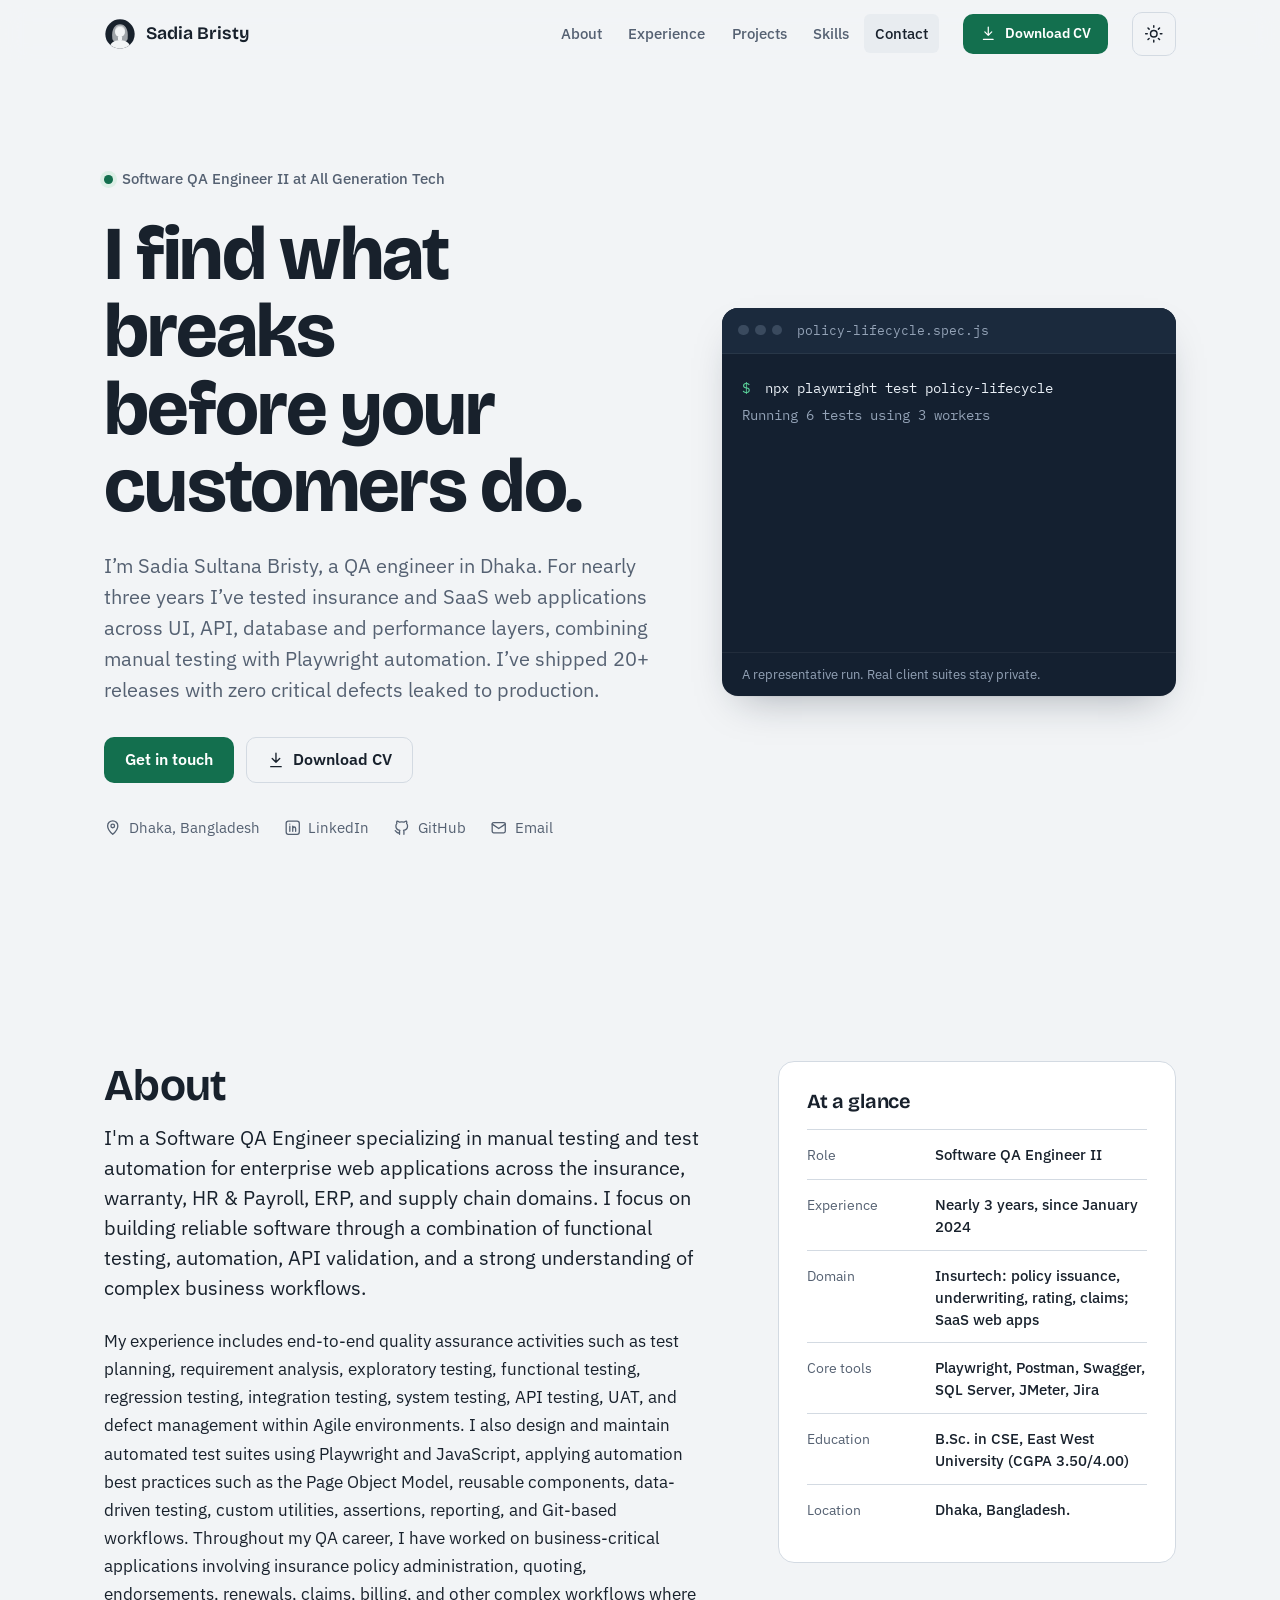
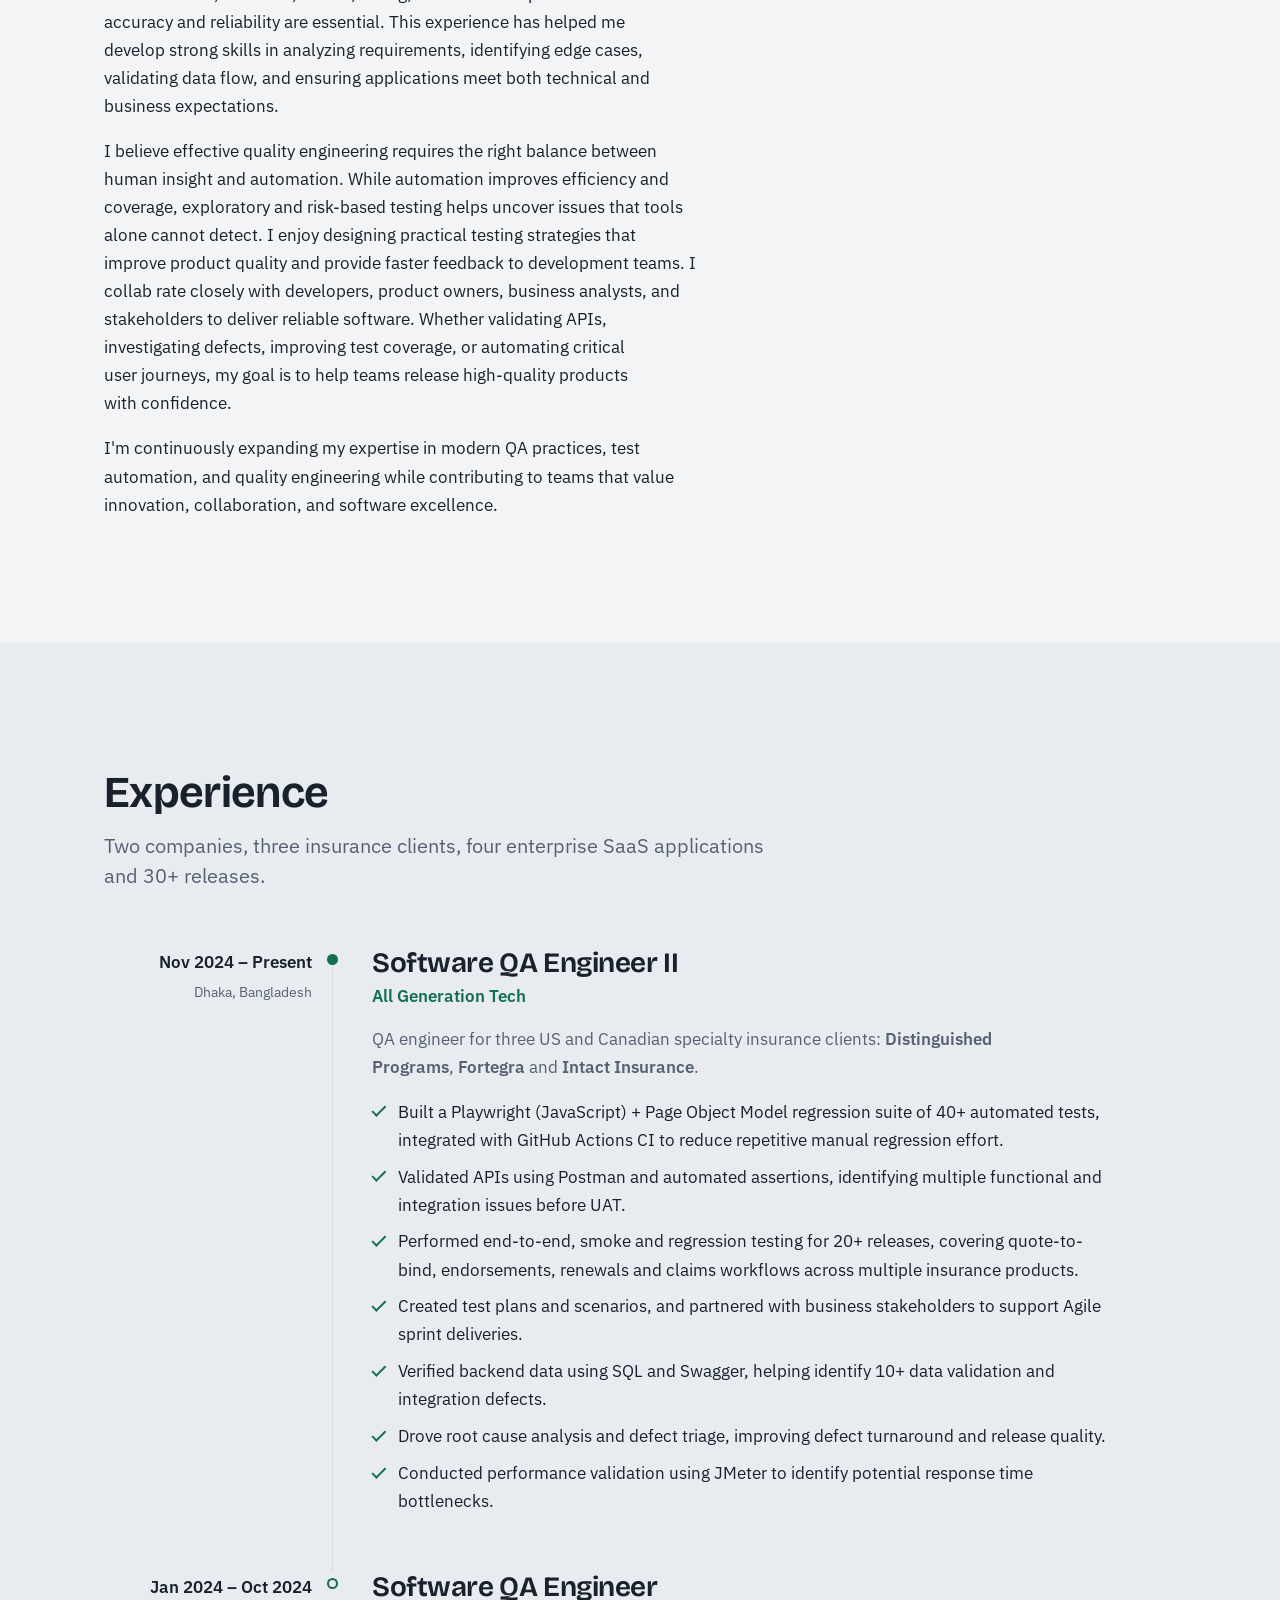
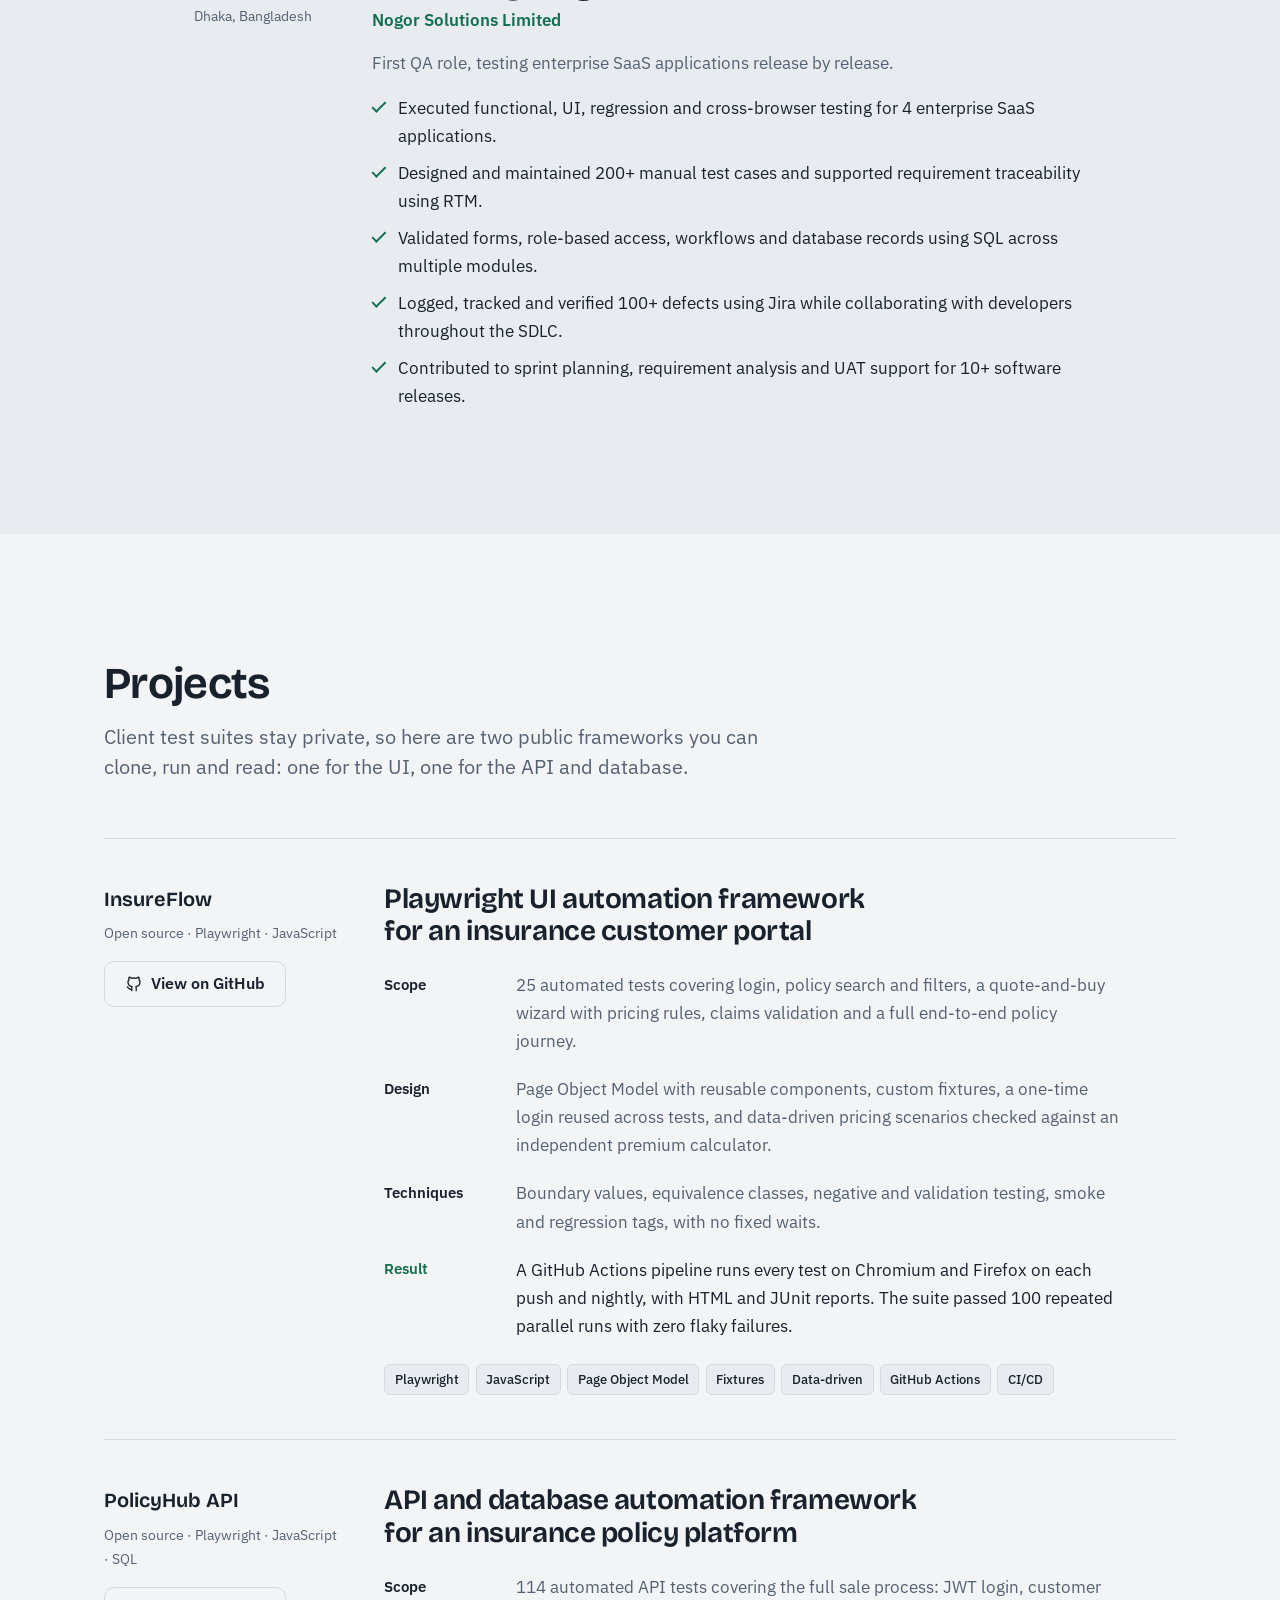
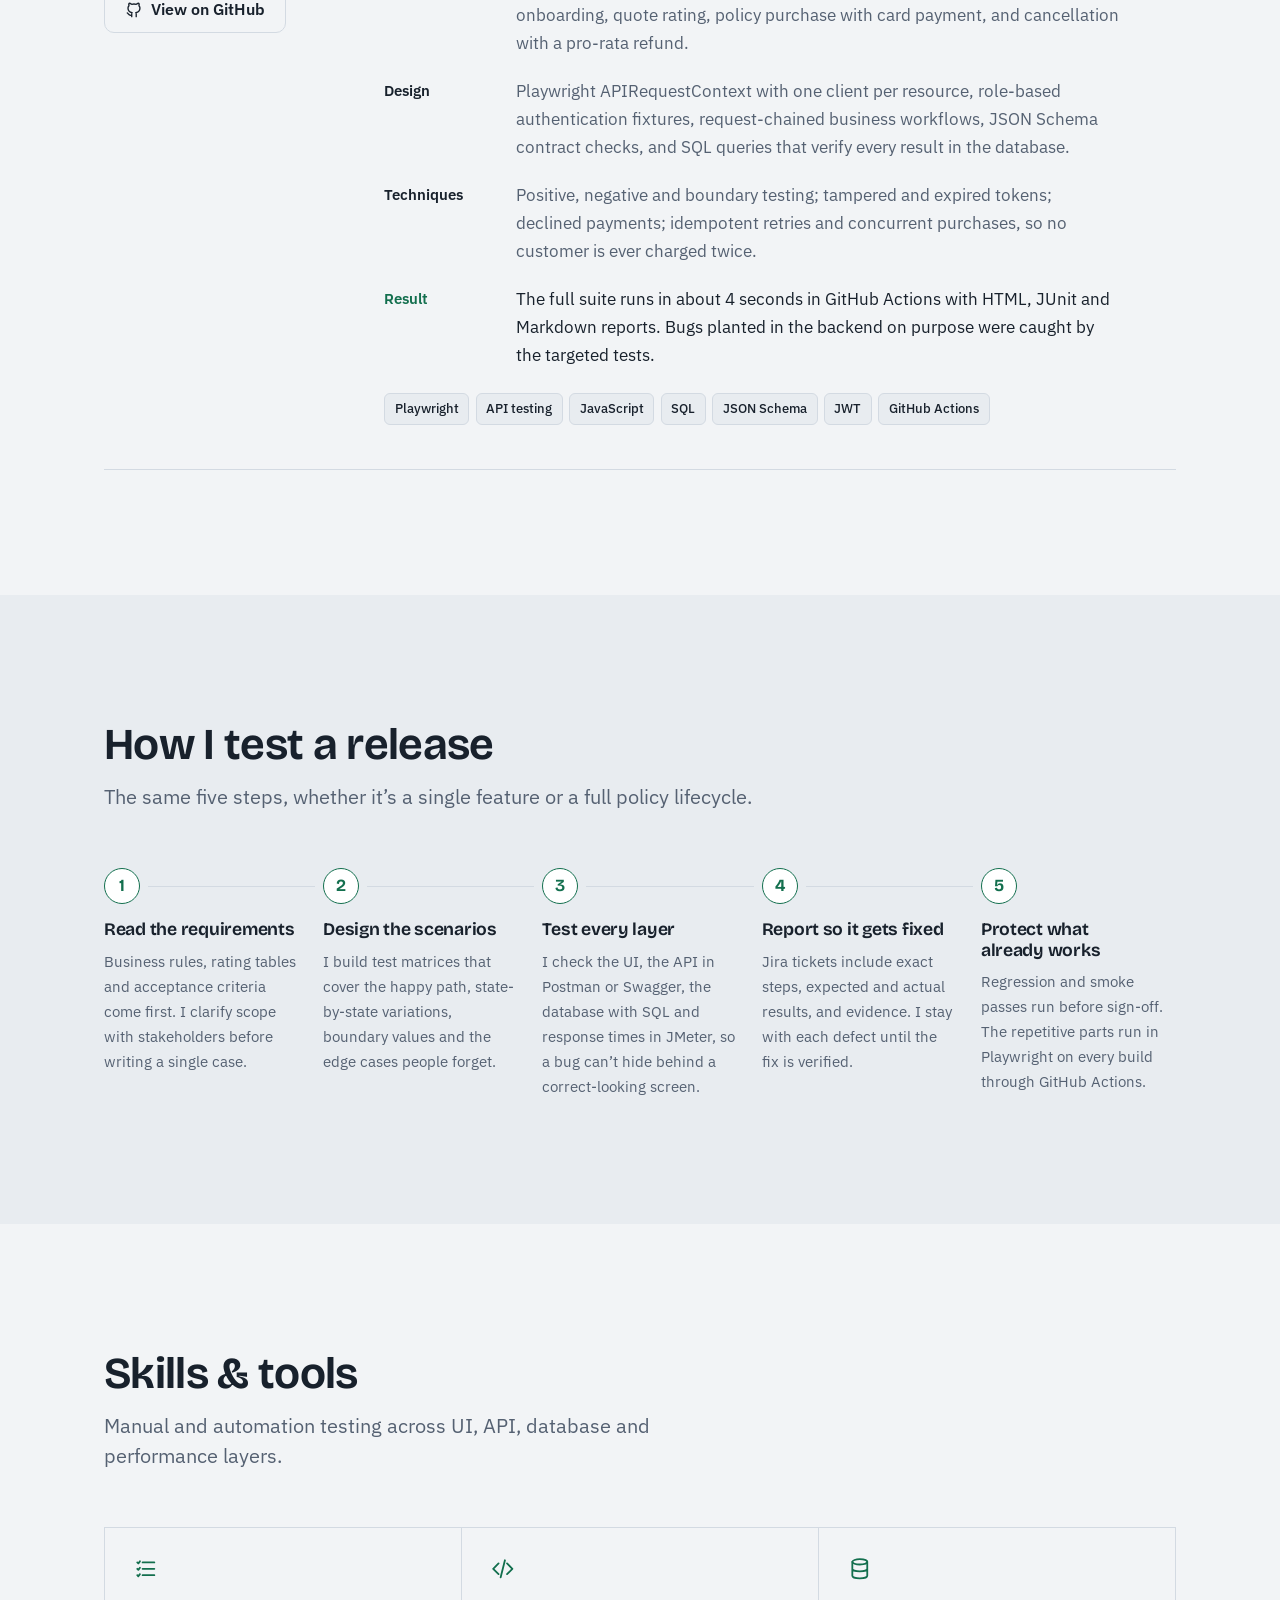
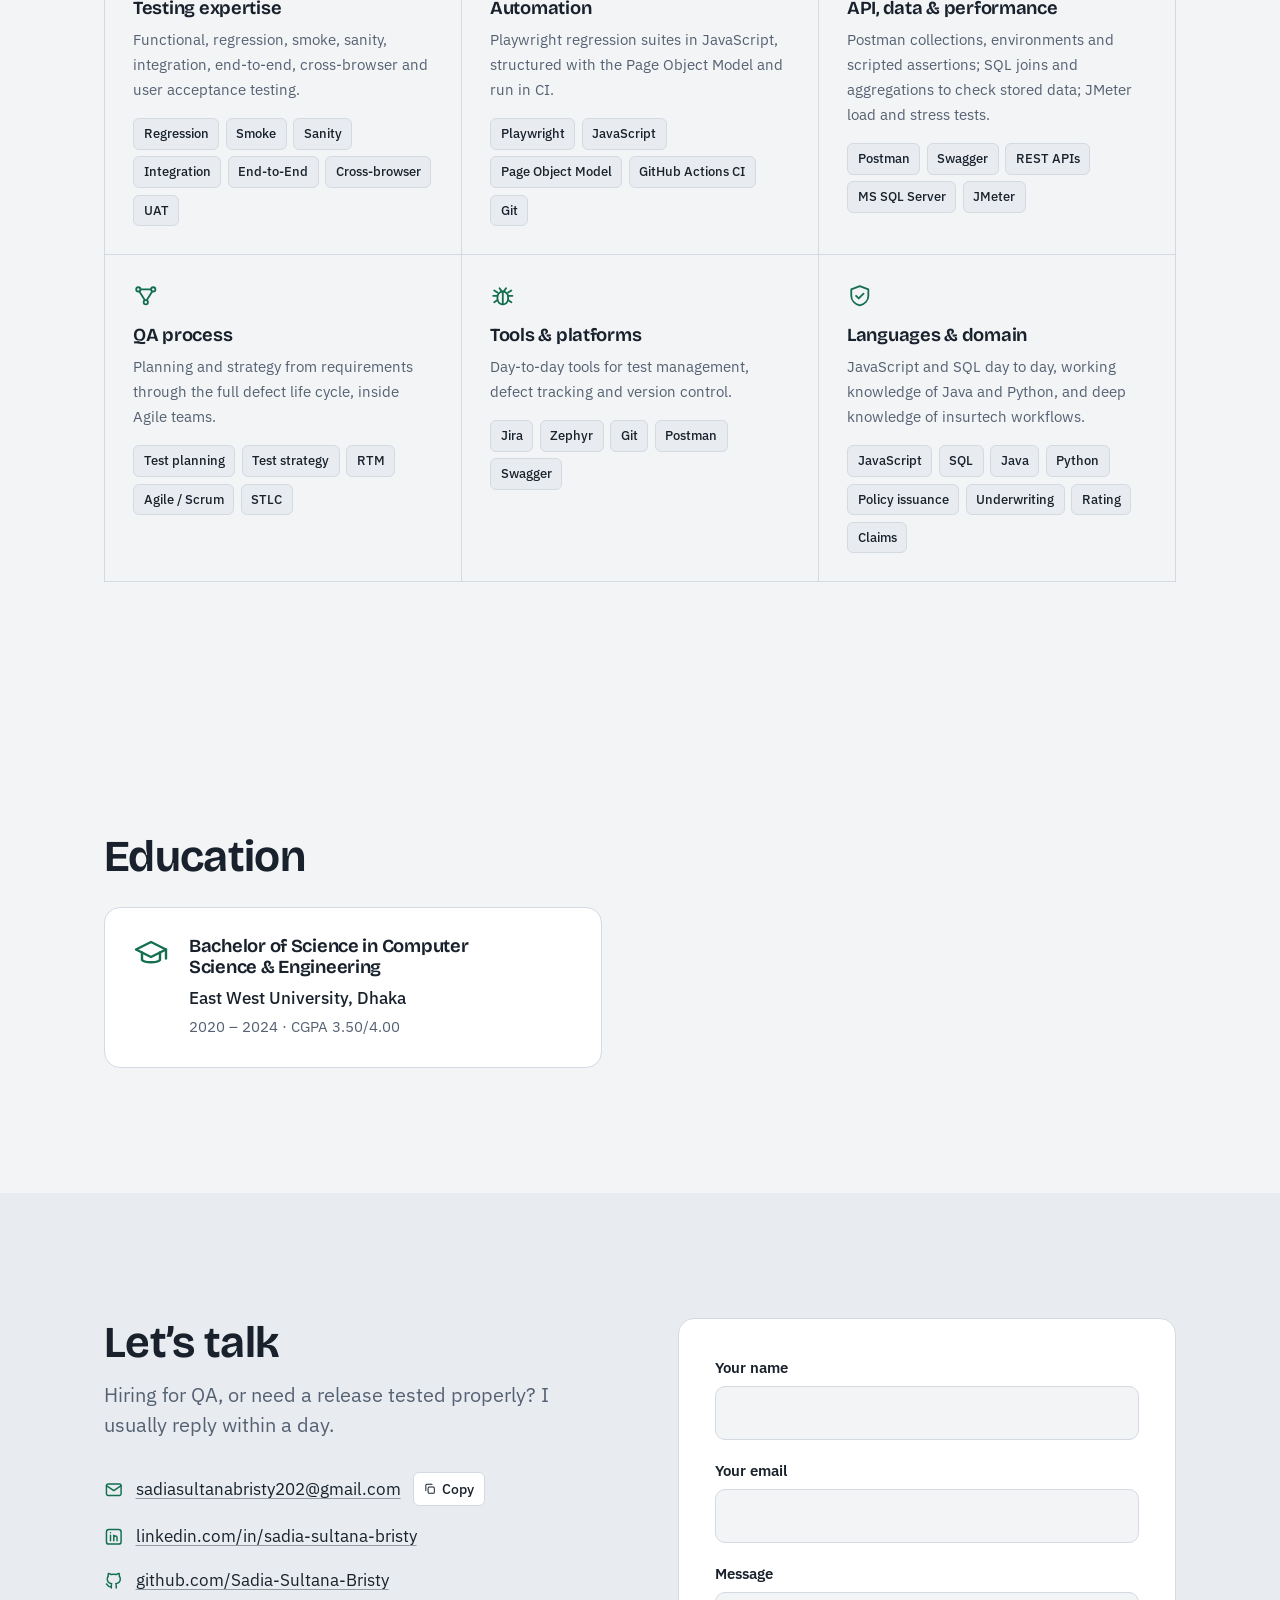
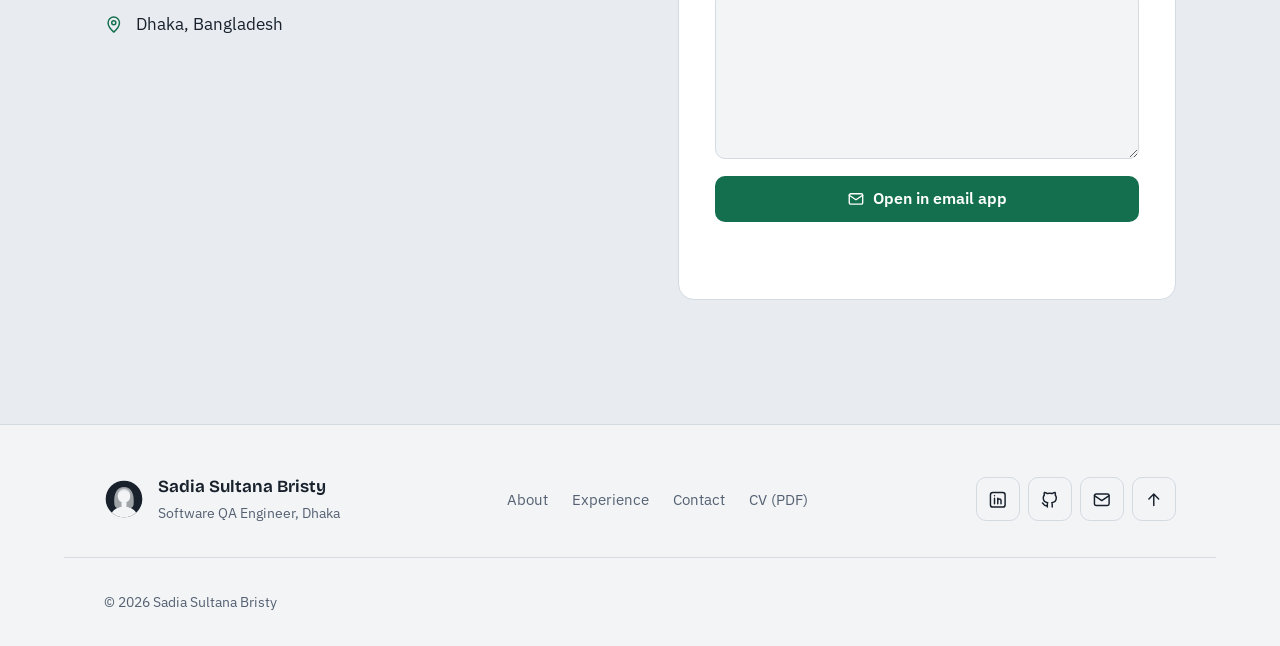
<file: index.html>
<!DOCTYPE html>
<html lang="en">
<head>
  <meta charset="utf-8">
  <meta name="viewport" content="width=device-width, initial-scale=1">

  <!-- ============================================================
       SITE METADATA
       Live URL: https://sadia-sultana-bristy.github.io/
       If the site moves (e.g. a custom domain), replace this URL everywhere
       in this <head> and in sitemap.xml / robots.txt.
       ============================================================ -->
  <title>Sadia Sultana Bristy · Software QA Engineer</title>
  <meta name="description" content="Software QA Engineer in Dhaka with nearly 3 years testing insurance and SaaS web applications across UI, API, database and performance layers: Playwright automation, Postman, SQL and JMeter.">
  <meta name="author" content="Sadia Sultana Bristy">
  <meta name="keywords" content="Software QA Engineer, SQA Engineer, Manual Testing, Regression Testing, Playwright, Test Automation, API Testing, Postman, SQL, JMeter, Insurtech, Dhaka, Bangladesh">
  <link rel="canonical" href="https://sadia-sultana-bristy.github.io/">
  <meta name="robots" content="index, follow">

  <meta name="theme-color" content="#F2F4F6" media="(prefers-color-scheme: light)">
  <meta name="theme-color" content="#10161D" media="(prefers-color-scheme: dark)">
  <meta name="color-scheme" content="light dark">

  <!-- Open Graph / social preview -->
  <meta property="og:type" content="profile">
  <meta property="og:site_name" content="Sadia Sultana Bristy">
  <meta property="og:title" content="Sadia Sultana Bristy · Software QA Engineer">
  <meta property="og:description" content="Nearly 3 years testing insurance and SaaS web apps across UI, API, database and performance, with Playwright automation in CI.">
  <meta property="og:url" content="https://sadia-sultana-bristy.github.io/">
  <meta property="og:image" content="https://sadia-sultana-bristy.github.io/assets/img/og-image.png">
  <meta property="og:image:width" content="1200">
  <meta property="og:image:height" content="630">
  <meta property="og:image:alt" content="Sadia Sultana Bristy, Software QA Engineer">
  <meta property="profile:first_name" content="Sadia Sultana">
  <meta property="profile:last_name" content="Bristy">
  <meta name="twitter:card" content="summary_large_image">
  <meta name="twitter:title" content="Sadia Sultana Bristy · Software QA Engineer">
  <meta name="twitter:description" content="Nearly 3 years testing insurance and SaaS web apps across UI, API, database and performance, with Playwright automation in CI.">
  <meta name="twitter:image" content="https://sadia-sultana-bristy.github.io/assets/img/og-image.png">

  <!-- Icons -->
  <link rel="icon" href="assets/img/favicon.svg" type="image/svg+xml">
  <link rel="icon" href="assets/img/favicon-32.png" sizes="32x32" type="image/png">
  <link rel="apple-touch-icon" href="assets/img/apple-touch-icon.png">
  <link rel="manifest" href="site.webmanifest">

  <!-- Fonts: Bricolage Grotesque (headings), IBM Plex Sans (body), IBM Plex Mono (test output), self-hosted -->
  <link rel="preload" href="assets/fonts/bricolage-grotesque-var.woff2" as="font" type="font/woff2" crossorigin>
  <link rel="preload" href="assets/fonts/ibm-plex-sans-400.woff2" as="font" type="font/woff2" crossorigin>
  <link rel="stylesheet" href="assets/css/fonts.css">

  <link rel="stylesheet" href="assets/css/styles.css">

  <!-- Apply saved / system theme before paint to avoid a flash -->
  <script>
    (function () {
      var t = null;
      try { t = localStorage.getItem('theme'); } catch (e) {}
      if (t !== 'light' && t !== 'dark') {
        t = window.matchMedia && window.matchMedia('(prefers-color-scheme: dark)').matches ? 'dark' : 'light';
      }
      document.documentElement.setAttribute('data-theme', t);
      document.documentElement.classList.add('js');
    })();
  </script>

  <!-- Structured data (schema.org Person) -->
  <script type="application/ld+json">
  {
    "@context": "https://schema.org",
    "@type": "Person",
    "name": "Sadia Sultana Bristy",
    "jobTitle": "Software QA Engineer",
    "url": "https://sadia-sultana-bristy.github.io/",
    "image": "https://sadia-sultana-bristy.github.io/assets/img/og-image.png",
    "email": "mailto:sadiasultanabristy202@gmail.com",
    "address": { "@type": "PostalAddress", "addressLocality": "Dhaka", "addressCountry": "BD" },
    "worksFor": { "@type": "Organization", "name": "All Generation Tech" },
    "alumniOf": { "@type": "CollegeOrUniversity", "name": "East West University" },
    "sameAs": ["https://www.linkedin.com/in/sadia-sultana-bristy", "https://github.com/Sadia-Sultana-Bristy"],
    "knowsAbout": ["Software Quality Assurance", "Manual Testing", "Regression Testing", "End-to-End Testing", "API Testing", "Test Automation", "Playwright", "Postman", "SQL", "JMeter", "Performance Testing", "Jira", "Insurance Software"]
  }
  </script>
</head>

<body>
  <!-- Icon sprite (Lucide-style strokes). Use with <svg><use href="#i-name"/></svg> -->
  <svg width="0" height="0" style="position:absolute" aria-hidden="true" focusable="false">
    <symbol id="i-sun" viewBox="0 0 24 24"><circle cx="12" cy="12" r="4"/><path d="M12 2v2M12 20v2M4.9 4.9l1.4 1.4M17.7 17.7l1.4 1.4M2 12h2M20 12h2M4.9 19.1l1.4-1.4M17.7 6.3l1.4-1.4"/></symbol>
    <symbol id="i-moon" viewBox="0 0 24 24"><path d="M20.5 14.5A8.5 8.5 0 0 1 9.5 3.5a8.5 8.5 0 1 0 11 11z"/></symbol>
    <symbol id="i-menu" viewBox="0 0 24 24"><path d="M4 7h16M4 12h16M4 17h16"/></symbol>
    <symbol id="i-close" viewBox="0 0 24 24"><path d="M6 6l12 12M18 6L6 18"/></symbol>
    <symbol id="i-download" viewBox="0 0 24 24"><path d="M12 3v12M7 10l5 5 5-5M5 21h14"/></symbol>
    <symbol id="i-mail" viewBox="0 0 24 24"><rect x="3" y="5" width="18" height="14" rx="2"/><path d="M3 7l9 6 9-6"/></symbol>
    <symbol id="i-linkedin" viewBox="0 0 24 24"><rect x="3" y="3" width="18" height="18" rx="3"/><path d="M8 10v7M8 7v.01M12 17v-4a2 2 0 0 1 4 0v4M12 10v7"/></symbol>
    <symbol id="i-github" viewBox="0 0 24 24"><path d="M9 19c-4.3 1.4-4.3-2.5-6-3m12 5v-3.5c0-1 .1-1.4-.5-2 2.8-.3 5.5-1.4 5.5-6a4.6 4.6 0 0 0-1.3-3.2 4.2 4.2 0 0 0-.1-3.2s-1.1-.3-3.5 1.3a12.3 12.3 0 0 0-6.2 0C6.5 2.8 5.4 3.1 5.4 3.1a4.2 4.2 0 0 0-.1 3.2A4.6 4.6 0 0 0 4 9.5c0 4.6 2.7 5.7 5.5 6-.6.6-.6 1.2-.5 2V21"/></symbol>
    <symbol id="i-pin" viewBox="0 0 24 24"><path d="M12 21s-7-6.2-7-11.5a7 7 0 0 1 14 0C19 14.8 12 21 12 21z"/><circle cx="12" cy="9.5" r="2.5"/></symbol>
    <symbol id="i-check" viewBox="0 0 24 24"><path d="M5 12.5l4.5 4.5L19 7.5"/></symbol>
    <symbol id="i-copy" viewBox="0 0 24 24"><rect x="9" y="9" width="11" height="11" rx="2"/><path d="M5 15V6a2 2 0 0 1 2-2h9"/></symbol>
    <symbol id="i-up" viewBox="0 0 24 24"><path d="M12 19V5M6 11l6-6 6 6"/></symbol>
    <symbol id="i-bug" viewBox="0 0 24 24"><rect x="7" y="8" width="10" height="12" rx="5"/><path d="M12 8v12M9 5l1.5 2M15 5l-1.5 2M3 12h4M17 12h4M4 18l3-2M20 18l-3-2M4 7l3 2M20 7l-3 2"/></symbol>
    <symbol id="i-flow" viewBox="0 0 24 24"><circle cx="5" cy="6" r="2"/><circle cx="19" cy="6" r="2"/><circle cx="12" cy="18" r="2"/><path d="M7 6h10M6 8l5 8M18 8l-5 8"/></symbol>
    <symbol id="i-code" viewBox="0 0 24 24"><path d="M8 7l-5 5 5 5M16 7l5 5-5 5M14 4l-4 16"/></symbol>
    <symbol id="i-db" viewBox="0 0 24 24"><ellipse cx="12" cy="5.5" rx="7" ry="2.5"/><path d="M5 5.5v13c0 1.4 3.1 2.5 7 2.5s7-1.1 7-2.5v-13M5 12c0 1.4 3.1 2.5 7 2.5s7-1.1 7-2.5"/></symbol>
    <symbol id="i-shield" viewBox="0 0 24 24"><path d="M12 3l8 3v6c0 4.5-3.4 8-8 9-4.6-1-8-4.5-8-9V6z"/><path d="M8.5 12l2.5 2.5 4.5-4.5"/></symbol>
    <symbol id="i-list" viewBox="0 0 24 24"><path d="M9 6h11M9 12h11M9 18h11M4 6l1 1 1.5-2M4 12l1 1 1.5-2M4 18l1 1 1.5-2"/></symbol>
    <symbol id="i-cap" viewBox="0 0 24 24"><path d="M2 9l10-5 10 5-10 5z"/><path d="M6 11v5c2 2 10 2 12 0v-5M22 9v6"/></symbol>
  </svg>

  <a class="skip-link" href="#main">Skip to content</a>

  <!-- Loading screen: removed by main.js as soon as the page is ready -->
  <div class="loader" aria-hidden="true">
    <div class="loader__mark">
      <svg viewBox="0 0 48 48"><defs><clipPath id="av-l"><circle cx="24" cy="24" r="22"/></clipPath></defs><circle cx="24" cy="24" r="22" style="fill:var(--ink)"/><g clip-path="url(#av-l)"><path style="fill:var(--paper);fill-opacity:.62;stroke:none" d="M12.5 31C11 16 16.5 9.5 24 9.5S37 16 35.5 31c-.6 3.4-3.2 4.6-5.5 3H18c-2.3 1.6-4.9.4-5.5-3z"/><path style="fill:var(--paper);stroke:none" d="M7 50c0-11 7.5-17 17-17s17 6 17 17z"/><rect x="21" y="27" width="6" height="7" rx="2" style="fill:var(--paper);stroke:none"/><circle cx="24" cy="21" r="7.5" style="fill:var(--paper);stroke:none"/><path style="fill:var(--paper);fill-opacity:.62;stroke:none" d="M16.4 20.5c.2-6.3 3.8-8.8 7.6-8.8 4.3 0 7.7 2.9 7.6 7.8-3.6-.4-7.2-2.2-9.4-4.6-1.2 2.9-3.2 4.8-5.8 5.6z"/></g></svg>
    </div>
    <div class="loader__bar"><span></span></div>
  </div>

  <!-- ============================== HEADER ============================== -->
  <header class="site-header" id="top">
    <div class="container header__inner">
      <a class="brand" href="#top" aria-label="Sadia Sultana Bristy, back to top">
        <svg class="brand__mark" viewBox="0 0 48 48" aria-hidden="true"><defs><clipPath id="av-h"><circle cx="24" cy="24" r="22"/></clipPath></defs><circle cx="24" cy="24" r="22" style="fill:var(--ink)"/><g clip-path="url(#av-h)"><path style="fill:var(--paper);fill-opacity:.62;stroke:none" d="M12.5 31C11 16 16.5 9.5 24 9.5S37 16 35.5 31c-.6 3.4-3.2 4.6-5.5 3H18c-2.3 1.6-4.9.4-5.5-3z"/><path style="fill:var(--paper);stroke:none" d="M7 50c0-11 7.5-17 17-17s17 6 17 17z"/><rect x="21" y="27" width="6" height="7" rx="2" style="fill:var(--paper);stroke:none"/><circle cx="24" cy="21" r="7.5" style="fill:var(--paper);stroke:none"/><path style="fill:var(--paper);fill-opacity:.62;stroke:none" d="M16.4 20.5c.2-6.3 3.8-8.8 7.6-8.8 4.3 0 7.7 2.9 7.6 7.8-3.6-.4-7.2-2.2-9.4-4.6-1.2 2.9-3.2 4.8-5.8 5.6z"/></g></svg>
        <span class="brand__name">Sadia Bristy</span>
      </a>

      <nav class="nav" id="site-nav" aria-label="Main">
        <ul class="nav__list">
          <li><a href="#about">About</a></li>
          <li><a href="#experience">Experience</a></li>
          <li><a href="#projects">Projects</a></li>
          <li><a href="#skills">Skills</a></li>
          <li><a href="#contact">Contact</a></li>
        </ul>
        <a class="btn btn--primary nav__cta" href="assets/resume/Sadia%20Bristy%20-%20SQA%20Engineer.pdf" target="_blank" rel="noopener">
          <svg class="icon" aria-hidden="true"><use href="#i-download"/></svg> Download CV
        </a>
      </nav>

      <div class="header__actions">
        <button class="icon-btn theme-toggle" type="button" aria-label="Switch to dark theme" data-theme-toggle>
          <svg class="icon icon--sun" aria-hidden="true"><use href="#i-sun"/></svg>
          <svg class="icon icon--moon" aria-hidden="true"><use href="#i-moon"/></svg>
        </button>
        <button class="icon-btn nav-toggle" type="button" aria-controls="site-nav" aria-expanded="false" aria-label="Open menu" data-nav-toggle>
          <svg class="icon icon--open" aria-hidden="true"><use href="#i-menu"/></svg>
          <svg class="icon icon--close" aria-hidden="true"><use href="#i-close"/></svg>
        </button>
      </div>
    </div>
  </header>

  <main id="main">

    <!-- ============================== HERO ============================== -->
    <section class="hero" aria-labelledby="hero-title">
      <div class="container hero__grid">
        <div class="hero__copy">
          <p class="hero__status"><span class="dot" aria-hidden="true"></span> Software QA Engineer II at All Generation Tech</p>
          <h1 id="hero-title" class="hero__title">I find what breaks before your customers do.</h1>
          <p class="hero__lead">
            I’m Sadia Sultana Bristy, a QA engineer in Dhaka. For nearly three years I’ve tested insurance and SaaS web applications across UI, API, database and performance layers, combining manual testing with Playwright automation. I’ve shipped 20+ releases with zero critical defects leaked to production.
          </p>
          <div class="hero__actions">
            <a class="btn btn--primary" href="#contact">Get in touch</a>
            <a class="btn btn--ghost" href="assets/resume/Sadia%20Bristy%20-%20SQA%20Engineer.pdf" target="_blank" rel="noopener">
              <svg class="icon" aria-hidden="true"><use href="#i-download"/></svg> Download CV
            </a>
          </div>
          <ul class="hero__meta" aria-label="Quick facts">
            <li><svg class="icon" aria-hidden="true"><use href="#i-pin"/></svg> Dhaka, Bangladesh</li>
            <li><a href="https://www.linkedin.com/in/sadia-sultana-bristy" target="_blank" rel="noopener"><svg class="icon" aria-hidden="true"><use href="#i-linkedin"/></svg> LinkedIn</a></li>
            <li><a href="https://github.com/Sadia-Sultana-Bristy" target="_blank" rel="noopener"><svg class="icon" aria-hidden="true"><use href="#i-github"/></svg> GitHub</a></li>
            <li><a href="mailto:sadiasultanabristy202@gmail.com"><svg class="icon" aria-hidden="true"><use href="#i-mail"/></svg> Email</a></li>
          </ul>
        </div>

        <!-- Signature element: a Playwright run of the kinds of workflows Sadia tests -->
        <figure class="runner" aria-label="Example test run: six insurance workflow checks, all passing">
          <div class="runner__bar">
            <span class="runner__dots" aria-hidden="true"><i></i><i></i><i></i></span>
            <span class="runner__title">policy-lifecycle.spec.js</span>
          </div>
          <pre class="runner__body" aria-hidden="true"><code><span class="r-line r-cmd"><span class="r-prompt">$</span> npx playwright test policy-lifecycle</span>
<span class="r-line r-dim">Running 6 tests using 3 workers</span>
<span class="r-line r-pass"><b>✓</b> quote → bind → issue policy <em>1.2s</em></span>
<span class="r-line r-pass"><b>✓</b> multi-state rating rules apply <em>2.4s</em></span>
<span class="r-line r-pass"><b>✓</b> endorsement recalculates premium <em>0.9s</em></span>
<span class="r-line r-pass"><b>✓</b> renewal keeps policyholder data <em>1.1s</em></span>
<span class="r-line r-pass"><b>✓</b> claim payment flag is set <em>1.6s</em></span>
<span class="r-line r-pass"><b>✓</b> audit log records every change <em>0.7s</em></span>
<span class="r-line r-sum"><span class="r-badge">6 passed</span> <span class="r-dim">(8.1s)</span></span></code></pre>
          <figcaption class="runner__caption">A representative run. Real client suites stay private.</figcaption>
        </figure>
      </div>
    </section>

    <!-- ============================== ABOUT ============================== -->
    <section class="section" id="about" aria-labelledby="about-title">
      <div class="container about">
        <div class="about__text">
          <h2 id="about-title" class="section__title">About</h2>
          <p class="section__lead">I'm a Software QA Engineer specializing in manual testing and test automation for enterprise web applications across the insurance, warranty, HR & Payroll, ERP, and supply chain domains. I focus on building reliable software through a combination of functional testing, automation, API validation, and a strong understanding of complex business workflows.</p>
          <p>
            My experience includes end-to-end quality assurance activities such as test planning, requirement analysis, exploratory testing, functional testing, regression testing, integration testing, system testing, API testing, UAT, and defect management within Agile environments. I also design and maintain automated test suites using Playwright and JavaScript, applying automation best practices such as the Page Object Model, reusable components, data-driven testing, custom utilities, assertions, reporting, and Git-based workflows.

            Throughout my QA career, I have worked on business-critical applications involving insurance policy administration, quoting, endorsements, renewals, claims, billing, and other complex workflows where accuracy and reliability are essential. This experience has helped me develop strong skills in analyzing requirements, identifying edge cases, validating data flow, and ensuring applications meet both technical and business expectations. </p>
          <p>
            I believe effective quality engineering requires the right balance between human insight and automation. While automation improves efficiency and coverage, exploratory and risk-based testing helps uncover issues that tools alone cannot detect. I enjoy designing practical testing strategies that improve product quality and provide faster feedback to development teams.

            I collab rate closely with developers, product owners, business analysts, and stakeholders to deliver reliable software. Whether validating APIs, investigating defects, improving test coverage, or automating critical user journeys, my goal is to help teams release high-quality products with confidence.
          </p>
          <p>
            I'm continuously expanding my expertise in modern QA practices, test automation, and quality engineering while contributing to teams that value innovation, collaboration, and software excellence.
          </p>
        </div>

        <aside class="about__facts" aria-label="At a glance">
          <h3 class="facts__title">At a glance</h3>
          <dl class="facts">
            <div><dt>Role</dt><dd>Software QA Engineer II</dd></div>
            <div><dt>Experience</dt><dd>Nearly 3 years, since January 2024</dd></div>
            <div><dt>Domain</dt><dd>Insurtech: policy issuance, underwriting, rating, claims; SaaS web apps</dd></div>
            <div><dt>Core tools</dt><dd>Playwright, Postman, Swagger, SQL Server, JMeter, Jira</dd></div>
            <div><dt>Education</dt><dd>B.Sc. in CSE, East West University (CGPA 3.50/4.00)</dd></div>
            <div><dt>Location</dt><dd>Dhaka, Bangladesh.</dd></div>
          </dl>
        </aside>
      </div>
    </section>

    <!-- ============================== EXPERIENCE ============================== -->
    <section class="section section--alt" id="experience" aria-labelledby="experience-title">
      <div class="container">
        <header class="section__head">
          <h2 id="experience-title" class="section__title">Experience</h2>
          <p class="section__lead">Two companies, three insurance clients, four enterprise SaaS applications and 30+ releases.</p>
        </header>

        <ol class="timeline">
          <li class="timeline__item">
            <div class="timeline__when">
              <span class="timeline__date">Nov 2024 – Present</span>
              <span class="timeline__place">Dhaka, Bangladesh</span>
            </div>
            <div class="timeline__body">
              <h3 class="timeline__role">Software QA Engineer II</h3>
              <p class="timeline__org">All Generation Tech</p>
              <p class="timeline__summary">QA engineer for three US and Canadian specialty insurance clients: <strong>Distinguished Programs</strong>, <strong>Fortegra</strong> and <strong>Intact Insurance</strong>.</p>
              <ul class="timeline__points">
                <li>Built a Playwright (JavaScript) + Page Object Model regression suite of 40+ automated tests, integrated with GitHub Actions CI to reduce repetitive manual regression effort.</li>
                <li>Validated APIs using Postman and automated assertions, identifying multiple functional and integration issues before UAT.</li>
                <li>Performed end-to-end, smoke and regression testing for 20+ releases, covering quote-to-bind, endorsements, renewals and claims workflows across multiple insurance products.</li>
                <li>Created test plans and scenarios, and partnered with business stakeholders to support Agile sprint deliveries.</li>
                <li>Verified backend data using SQL and Swagger, helping identify 10+ data validation and integration defects.</li>
                <li>Drove root cause analysis and defect triage, improving defect turnaround and release quality.</li>
                <li>Conducted performance validation using JMeter to identify potential response time bottlenecks.</li>
              </ul>
            </div>
          </li>

          <li class="timeline__item">
            <div class="timeline__when">
              <span class="timeline__date">Jan 2024 – Oct 2024</span>
              <span class="timeline__place">Dhaka, Bangladesh</span>
            </div>
            <div class="timeline__body">
              <h3 class="timeline__role">Software QA Engineer</h3>
              <p class="timeline__org">Nogor Solutions Limited</p>
              <p class="timeline__summary">First QA role, testing enterprise SaaS applications release by release.</p>
              <ul class="timeline__points">
                <li>Executed functional, UI, regression and cross-browser testing for 4 enterprise SaaS applications.</li>
                <li>Designed and maintained 200+ manual test cases and supported requirement traceability using RTM.</li>
                <li>Validated forms, role-based access, workflows and database records using SQL across multiple modules.</li>
                <li>Logged, tracked and verified 100+ defects using Jira while collaborating with developers throughout the SDLC.</li>
                <li>Contributed to sprint planning, requirement analysis and UAT support for 10+ software releases.</li>
              </ul>
            </div>
          </li>

        </ol>
      </div>
    </section>

    <!-- ============================== PROJECTS ============================== -->
    <section class="section" id="projects" aria-labelledby="projects-title">
      <div class="container">
        <header class="section__head">
          <h2 id="projects-title" class="section__title">Projects</h2>
          <p class="section__lead">Client test suites stay private, so here are two public frameworks you can clone, run and read: one for the UI, one for the API and database.</p>
        </header>

        <div class="cases">
          <article class="case" aria-labelledby="proj-insureflow">
            <div>
              <p class="case__client">InsureFlow</p>
              <p class="case__tags">Open source · Playwright · JavaScript</p>
              <p class="case__tags" style="margin-top:1rem"><a class="btn btn--ghost" href="https://github.com/Sadia-Sultana-Bristy/insureflow-playwright-automation" target="_blank" rel="noopener"><svg class="icon" aria-hidden="true"><use href="#i-github"/></svg> View on GitHub</a></p>
            </div>
            <div>
              <h3 id="proj-insureflow" class="case__title">Playwright UI automation framework for an insurance customer portal</h3>
              <dl class="case__steps">
                <div><dt>Scope</dt><dd>25 automated tests covering login, policy search and filters, a quote-and-buy wizard with pricing rules, claims validation and a full end-to-end policy journey.</dd></div>
                <div><dt>Design</dt><dd>Page Object Model with reusable components, custom fixtures, a one-time login reused across tests, and data-driven pricing scenarios checked against an independent premium calculator.</dd></div>
                <div><dt>Techniques</dt><dd>Boundary values, equivalence classes, negative and validation testing, smoke and regression tags, with no fixed waits.</dd></div>
                <div><dt>Result</dt><dd>A GitHub Actions pipeline runs every test on Chromium and Firefox on each push and nightly, with HTML and JUnit reports. The suite passed 100 repeated parallel runs with zero flaky failures.</dd></div>
              </dl>
              <ul class="chips" style="margin-top:1.5rem"><li>Playwright</li><li>JavaScript</li><li>Page Object Model</li><li>Fixtures</li><li>Data-driven</li><li>GitHub Actions</li><li>CI/CD</li></ul>
            </div>
          </article>

          <article class="case" aria-labelledby="proj-policyhub">
            <div>
              <p class="case__client">PolicyHub API</p>
              <p class="case__tags">Open source · Playwright · JavaScript · SQL</p>
              <p class="case__tags" style="margin-top:1rem"><a class="btn btn--ghost" href="https://github.com/Sadia-Sultana-Bristy/policyhub-api-automation" target="_blank" rel="noopener"><svg class="icon" aria-hidden="true"><use href="#i-github"/></svg> View on GitHub</a></p>
            </div>
            <div>
              <h3 id="proj-policyhub" class="case__title">API and database automation framework for an insurance policy platform</h3>
              <dl class="case__steps">
                <div><dt>Scope</dt><dd>114 automated API tests covering the full sale process: JWT login, customer onboarding, quote rating, policy purchase with card payment, and cancellation with a pro-rata refund.</dd></div>
                <div><dt>Design</dt><dd>Playwright APIRequestContext with one client per resource, role-based authentication fixtures, request-chained business workflows, JSON Schema contract checks, and SQL queries that verify every result in the database.</dd></div>
                <div><dt>Techniques</dt><dd>Positive, negative and boundary testing; tampered and expired tokens; declined payments; idempotent retries and concurrent purchases, so no customer is ever charged twice.</dd></div>
                <div><dt>Result</dt><dd>The full suite runs in about 4 seconds in GitHub Actions with HTML, JUnit and Markdown reports. Bugs planted in the backend on purpose were caught by the targeted tests.</dd></div>
              </dl>
              <ul class="chips" style="margin-top:1.5rem"><li>Playwright</li><li>API testing</li><li>JavaScript</li><li>SQL</li><li>JSON Schema</li><li>JWT</li><li>GitHub Actions</li></ul>
            </div>
          </article>
        </div>
      </div>
    </section>

    <!-- ============================== PROCESS ============================== -->
    <section class="section section--alt" id="process" aria-labelledby="process-title">
      <div class="container">
        <header class="section__head">
          <h2 id="process-title" class="section__title">How I test a release</h2>
          <p class="section__lead">The same five steps, whether it’s a single feature or a full policy lifecycle.</p>
        </header>
        <ol class="process">
          <li>
            <h3>Read the requirements</h3>
            <p>Business rules, rating tables and acceptance criteria come first. I clarify scope with stakeholders before writing a single case.</p>
          </li>
          <li>
            <h3>Design the scenarios</h3>
            <p>I build test matrices that cover the happy path, state-by-state variations, boundary values and the edge cases people forget.</p>
          </li>
          <li>
            <h3>Test every layer</h3>
            <p>I check the UI, the API in Postman or Swagger, the database with SQL and response times in JMeter, so a bug can’t hide behind a correct-looking screen.</p>
          </li>
          <li>
            <h3>Report so it gets fixed</h3>
            <p>Jira tickets include exact steps, expected and actual results, and evidence. I stay with each defect until the fix is verified.</p>
          </li>
          <li>
            <h3>Protect what already works</h3>
            <p>Regression and smoke passes run before sign-off. The repetitive parts run in Playwright on every build through GitHub Actions.</p>
          </li>
        </ol>
      </div>
    </section>

    <!-- ============================== SKILLS ============================== -->
    <section class="section" id="skills" aria-labelledby="skills-title">
      <div class="container">
        <header class="section__head">
          <h2 id="skills-title" class="section__title">Skills &amp; tools</h2>
          <p class="section__lead">Manual and automation testing across UI, API, database and performance layers.</p>
        </header>

        <div class="skills">
          <section class="skill" aria-labelledby="sk-testing">
            <svg class="skill__icon" aria-hidden="true"><use href="#i-list"/></svg>
            <h3 id="sk-testing">Testing expertise</h3>
            <p>Functional, regression, smoke, sanity, integration, end-to-end, cross-browser and user acceptance testing.</p>
            <ul class="chips"><li>Regression</li><li>Smoke</li><li>Sanity</li><li>Integration</li><li>End-to-End</li><li>Cross-browser</li><li>UAT</li></ul>
          </section>

          <section class="skill" aria-labelledby="sk-auto">
            <svg class="skill__icon" aria-hidden="true"><use href="#i-code"/></svg>
            <h3 id="sk-auto">Automation</h3>
            <p>Playwright regression suites in JavaScript, structured with the Page Object Model and run in CI.</p>
            <ul class="chips"><li>Playwright</li><li>JavaScript</li><li>Page Object Model</li><li>GitHub Actions CI</li><li>Git</li></ul>
          </section>

          <section class="skill" aria-labelledby="sk-api">
            <svg class="skill__icon" aria-hidden="true"><use href="#i-db"/></svg>
            <h3 id="sk-api">API, data &amp; performance</h3>
            <p>Postman collections, environments and scripted assertions; SQL joins and aggregations to check stored data; JMeter load and stress tests.</p>
            <ul class="chips"><li>Postman</li><li>Swagger</li><li>REST APIs</li><li>MS SQL Server</li><li>JMeter</li></ul>
          </section>

          <section class="skill" aria-labelledby="sk-process">
            <svg class="skill__icon" aria-hidden="true"><use href="#i-flow"/></svg>
            <h3 id="sk-process">QA process</h3>
            <p>Planning and strategy from requirements through the full defect life cycle, inside Agile teams.</p>
            <ul class="chips"><li>Test planning</li><li>Test strategy</li><li>RTM</li><li>Agile / Scrum</li><li>STLC</li></ul>
          </section>

          <section class="skill" aria-labelledby="sk-tools">
            <svg class="skill__icon" aria-hidden="true"><use href="#i-bug"/></svg>
            <h3 id="sk-tools">Tools &amp; platforms</h3>
            <p>Day-to-day tools for test management, defect tracking and version control.</p>
            <ul class="chips"><li>Jira</li><li>Zephyr</li><li>Git</li><li>Postman</li><li>Swagger</li></ul>
          </section>

          <section class="skill" aria-labelledby="sk-lang">
            <svg class="skill__icon" aria-hidden="true"><use href="#i-shield"/></svg>
            <h3 id="sk-lang">Languages &amp; domain</h3>
            <p>JavaScript and SQL day to day, working knowledge of Java and Python, and deep knowledge of insurtech workflows.</p>
            <ul class="chips"><li>JavaScript</li><li>SQL</li><li>Java</li><li>Python</li><li>Policy issuance</li><li>Underwriting</li><li>Rating</li><li>Claims</li></ul>
          </section>
        </div>
      </div>
    </section>

    <!-- ============================== EDUCATION & LEARNING ============================== -->
    <section class="section" id="education" aria-labelledby="education-title">
      <div class="container edu">
        <div>
          <h2 id="education-title" class="section__title">Education</h2>
          <div class="edu__card">
            <svg class="edu__icon" aria-hidden="true"><use href="#i-cap"/></svg>
            <div>
              <h3>Bachelor of Science in Computer Science &amp; Engineering</h3>
              <p class="edu__org">East West University, Dhaka</p>
              <p class="edu__when">2020 – 2024 · CGPA 3.50/4.00</p>
            </div>
          </div>
        </div>
      </div>
    </section>

    <!-- ============================== CONTACT ============================== -->
    <section class="section contact-section" id="contact" aria-labelledby="contact-title">
      <div class="container contact">
        <div class="contact__intro">
          <h2 id="contact-title" class="section__title">Let’s talk</h2>
          <p class="section__lead">Hiring for QA, or need a release tested properly? I usually reply within a day.</p>
          <ul class="contact__channels">
            <li>
              <svg class="icon" aria-hidden="true"><use href="#i-mail"/></svg>
              <a href="mailto:sadiasultanabristy202@gmail.com">sadiasultanabristy202@gmail.com</a>
              <button class="copy-btn" type="button" data-copy="sadiasultanabristy202@gmail.com" aria-label="Copy email address">
                <svg class="icon" aria-hidden="true"><use href="#i-copy"/></svg><span>Copy</span>
              </button>
            </li>
            <li>
              <svg class="icon" aria-hidden="true"><use href="#i-linkedin"/></svg>
              <a href="https://www.linkedin.com/in/sadia-sultana-bristy" target="_blank" rel="noopener">linkedin.com/in/sadia-sultana-bristy</a>
            </li>
            <li>
              <svg class="icon" aria-hidden="true"><use href="#i-github"/></svg>
              <a href="https://github.com/Sadia-Sultana-Bristy" target="_blank" rel="noopener">github.com/Sadia-Sultana-Bristy</a>
            </li>
            <li>
              <svg class="icon" aria-hidden="true"><use href="#i-pin"/></svg>
              <span>Dhaka, Bangladesh</span>
            </li>
          </ul>
        </div>

        <!-- The form opens the visitor's email app with the message filled in. No server needed. -->
        <form class="contact__form" id="contact-form" novalidate>
          <div class="field">
            <label for="cf-name">Your name</label>
            <input id="cf-name" name="name" type="text" autocomplete="name" required>
            <p class="field__error" id="cf-name-err" hidden>Enter your name.</p>
          </div>
          <div class="field">
            <label for="cf-email">Your email</label>
            <input id="cf-email" name="email" type="email" autocomplete="email" required>
            <p class="field__error" id="cf-email-err" hidden>Enter an email address like name@company.com.</p>
          </div>
          <div class="field">
            <label for="cf-msg">Message</label>
            <textarea id="cf-msg" name="message" rows="5" required></textarea>
            <p class="field__error" id="cf-msg-err" hidden>Write a short message.</p>
          </div>
          <button class="btn btn--primary btn--block" type="submit">
            <svg class="icon" aria-hidden="true"><use href="#i-mail"/></svg> Open in email app
          </button>
          <p class="form__status" role="status" aria-live="polite"></p>
        </form>
      </div>
    </section>
  </main>

  <!-- ============================== FOOTER ============================== -->
  <footer class="site-footer">
    <div class="container footer__inner">
      <div class="footer__brand">
        <svg class="brand__mark" viewBox="0 0 48 48" aria-hidden="true"><defs><clipPath id="av-f"><circle cx="24" cy="24" r="22"/></clipPath></defs><circle cx="24" cy="24" r="22" style="fill:var(--ink)"/><g clip-path="url(#av-f)"><path style="fill:var(--paper);fill-opacity:.62;stroke:none" d="M12.5 31C11 16 16.5 9.5 24 9.5S37 16 35.5 31c-.6 3.4-3.2 4.6-5.5 3H18c-2.3 1.6-4.9.4-5.5-3z"/><path style="fill:var(--paper);stroke:none" d="M7 50c0-11 7.5-17 17-17s17 6 17 17z"/><rect x="21" y="27" width="6" height="7" rx="2" style="fill:var(--paper);stroke:none"/><circle cx="24" cy="21" r="7.5" style="fill:var(--paper);stroke:none"/><path style="fill:var(--paper);fill-opacity:.62;stroke:none" d="M16.4 20.5c.2-6.3 3.8-8.8 7.6-8.8 4.3 0 7.7 2.9 7.6 7.8-3.6-.4-7.2-2.2-9.4-4.6-1.2 2.9-3.2 4.8-5.8 5.6z"/></g></svg>
        <div>
          <p class="footer__name">Sadia Sultana Bristy</p>
          <p class="footer__role">Software QA Engineer, Dhaka</p>
        </div>
      </div>
      <nav aria-label="Footer">
        <ul class="footer__links">
          <li><a href="#about">About</a></li>
          <li><a href="#experience">Experience</a></li>
          <li><a href="#contact">Contact</a></li>
          <li><a href="assets/resume/Sadia%20Bristy%20-%20SQA%20Engineer.pdf" target="_blank" rel="noopener">CV (PDF)</a></li>
        </ul>
      </nav>
      <div class="footer__social">
        <a class="icon-btn" href="https://www.linkedin.com/in/sadia-sultana-bristy" target="_blank" rel="noopener" aria-label="LinkedIn profile"><svg class="icon" aria-hidden="true"><use href="#i-linkedin"/></svg></a>
        <a class="icon-btn" href="https://github.com/Sadia-Sultana-Bristy" target="_blank" rel="noopener" aria-label="GitHub profile"><svg class="icon" aria-hidden="true"><use href="#i-github"/></svg></a>
        <a class="icon-btn" href="mailto:sadiasultanabristy202@gmail.com" aria-label="Send an email"><svg class="icon" aria-hidden="true"><use href="#i-mail"/></svg></a>
        <a class="icon-btn" href="#top" aria-label="Back to top"><svg class="icon" aria-hidden="true"><use href="#i-up"/></svg></a>
      </div>
    </div>
    <div class="container footer__base">
      <p>© <span data-year>2026</span> Sadia Sultana Bristy</p>
    </div>
  </footer>

  <script src="assets/js/main.js" defer></script>
</body>
</html>
</file>
<file: assets/css/fonts.css>
/* Self-hosted fonts (SIL Open Font License — see assets/fonts/OFL-*.txt).
   Latin subset only, to keep the download small. */
@font-face {
  font-family: "Bricolage Grotesque";
  src: url("../fonts/bricolage-grotesque-var.woff2") format("woff2-variations"), url("../fonts/bricolage-grotesque-var.woff2") format("woff2");
  font-weight: 200 800; font-style: normal; font-display: swap;
}
@font-face { font-family: "IBM Plex Sans"; src: url("../fonts/ibm-plex-sans-400.woff2") format("woff2"); font-weight: 400; font-style: normal; font-display: swap; }
@font-face { font-family: "IBM Plex Sans"; src: url("../fonts/ibm-plex-sans-400-italic.woff2") format("woff2"); font-weight: 400; font-style: italic; font-display: swap; }
@font-face { font-family: "IBM Plex Sans"; src: url("../fonts/ibm-plex-sans-500.woff2") format("woff2"); font-weight: 500; font-style: normal; font-display: swap; }
@font-face { font-family: "IBM Plex Sans"; src: url("../fonts/ibm-plex-sans-600.woff2") format("woff2"); font-weight: 600; font-style: normal; font-display: swap; }
@font-face { font-family: "IBM Plex Mono"; src: url("../fonts/ibm-plex-mono-400.woff2") format("woff2"); font-weight: 400; font-style: normal; font-display: swap; }
@font-face { font-family: "IBM Plex Mono"; src: url("../fonts/ibm-plex-mono-500.woff2") format("woff2"); font-weight: 500; font-style: normal; font-display: swap; }
</file>
<file: assets/css/styles.css>
/* =====================================================================
   Sadia Sultana Bristy — Portfolio
   ---------------------------------------------------------------------
   1. Design tokens (colors, type, spacing)  ← change the look here
   2. Base & utilities
   3. Layout & components
   4. Sections
   5. Motion & preferences
   ===================================================================== */

/* ---------- 1. DESIGN TOKENS ---------------------------------------- */
:root {
  /* Light theme palette */
  --paper:      #F2F4F6;   /* page background (cool grey) */
  --paper-alt:  #E8ECF0;   /* alternating section background */
  --surface:    #FFFFFF;   /* panels, inputs */
  --ink:        #18212C;   /* main text (deep slate) */
  --muted:      #556172;   /* secondary text */
  --line:       #D3DAE2;   /* borders and dividers */
  --pass:       #136F4E;   /* primary accent: "test passed" green */
  --pass-ink:   #FFFFFF;   /* text on accent */
  --pass-soft:  #DCEFE6;   /* tinted accent background */
  --flag:       #9A5A0B;   /* secondary accent: defect amber (text-safe) */
  --flag-soft:  #F7E8D2;

  /* Terminal panel (dark in both themes) */
  --term-bg:    #142030;
  --term-bar:   #1B2A3D;
  --term-text:  #C9D4E2;
  --term-dim:   #93A2B6;
  --term-pass:  #5BD49B;

  /* Type */
  --font-display: "Bricolage Grotesque", "Segoe UI", system-ui, sans-serif;
  --font-body:    "IBM Plex Sans", "Segoe UI", system-ui, sans-serif;
  --font-mono:    "IBM Plex Mono", ui-monospace, "SFMono-Regular", Menlo, monospace;

  /* Type scale (perfect fourth, fluid at the top end) */
  --fs-sm:   0.875rem;
  --fs-base: 1.0625rem;
  --fs-md:   1.25rem;
  --fs-lg:   clamp(1.4rem, 1.2rem + 0.8vw, 1.75rem);
  --fs-xl:   clamp(1.9rem, 1.5rem + 1.6vw, 2.75rem);
  --fs-hero: clamp(2.6rem, 1.6rem + 4.2vw, 4.75rem);

  /* Spacing & shape */
  --space-section: clamp(4.5rem, 3rem + 6vw, 8rem);
  --container: 72rem;
  --radius-sm: 6px;
  --radius-md: 10px;
  --radius-lg: 16px;
  --header-h: 4.25rem;

  --shadow-panel: 0 1px 0 rgba(24, 33, 44, .04), 0 18px 40px -18px rgba(20, 32, 48, .35);
  --ease: cubic-bezier(.2, .7, .2, 1);
}

[data-theme="dark"] {
  --paper:      #10161D;
  --paper-alt:  #141C25;
  --surface:    #18222D;
  --ink:        #E4E9EF;
  --muted:      #9AA6B4;
  --line:       #273340;
  --pass:       #4CC28C;
  --pass-ink:   #0D1F17;
  --pass-soft:  #15342A;
  --flag:       #E6AA55;
  --flag-soft:  #3A2A14;
  --term-bg:    #0B121A;
  --term-bar:   #121C27;
  --shadow-panel: 0 0 0 1px #223040, 0 18px 40px -18px rgba(0, 0, 0, .7);
}

/* ---------- 2. BASE ------------------------------------------------- */
*, *::before, *::after { box-sizing: border-box; }

html {
  -webkit-text-size-adjust: 100%;
  scroll-behavior: smooth;
  scroll-padding-top: calc(var(--header-h) + 1rem);
}

body {
  margin: 0;
  background: var(--paper);
  color: var(--ink);
  font-family: var(--font-body);
  font-size: var(--fs-base);
  line-height: 1.65;
  text-rendering: optimizeLegibility;
  -webkit-font-smoothing: antialiased;
  transition: background-color .3s var(--ease), color .3s var(--ease);
}

h1, h2, h3, h4 {
  font-family: var(--font-display);
  font-weight: 650;
  line-height: 1.15;
  letter-spacing: -0.015em;
  margin: 0;
  text-wrap: balance;
}
p { margin: 0 0 1em; text-wrap: pretty; }
p:last-child { margin-bottom: 0; }
ul, ol { margin: 0; padding: 0; }
a { color: inherit; text-decoration-color: color-mix(in srgb, currentColor 40%, transparent); text-underline-offset: .2em; }
a:hover { text-decoration-color: currentColor; }
img, svg { display: block; max-width: 100%; }
button, input, textarea { font: inherit; color: inherit; }

:focus-visible {
  outline: 2px solid var(--pass);
  outline-offset: 3px;
  border-radius: 4px;
}

.container {
  width: 100%;
  max-width: var(--container);
  margin-inline: auto;
  padding-inline: clamp(1.25rem, 4vw, 2.5rem);
}

.visually-hidden {
  position: absolute !important;
  width: 1px; height: 1px;
  overflow: hidden; clip: rect(0 0 0 0);
  white-space: nowrap; border: 0; padding: 0; margin: -1px;
}

.skip-link {
  position: absolute; left: 1rem; top: -4rem; z-index: 100;
  background: var(--ink); color: var(--paper);
  padding: .6rem 1rem; border-radius: var(--radius-sm);
  text-decoration: none; font-weight: 600;
}
.skip-link:focus { top: 1rem; }

.icon {
  width: 1.15em; height: 1.15em;
  fill: none; stroke: currentColor; stroke-width: 1.8;
  stroke-linecap: round; stroke-linejoin: round;
  flex-shrink: 0;
}

/* ---------- 3. COMPONENTS ------------------------------------------- */

/* Buttons */
.btn {
  display: inline-flex; align-items: center; justify-content: center; gap: .5rem;
  min-height: 2.875rem;
  padding: .7rem 1.25rem;
  border-radius: var(--radius-md);
  border: 1.5px solid transparent;
  font-weight: 600; font-size: .975rem; line-height: 1;
  text-decoration: none; cursor: pointer;
  transition: background-color .2s var(--ease), border-color .2s var(--ease), transform .2s var(--ease), color .2s;
}
.btn:active { transform: translateY(1px); }
.btn--primary { background: var(--pass); color: var(--pass-ink); }
.btn--primary:hover { background: color-mix(in srgb, var(--pass) 86%, var(--ink)); }
.btn--ghost { border-color: var(--line); color: var(--ink); background: transparent; }
.btn--ghost:hover { border-color: var(--ink); }
.btn--block { width: 100%; }

.icon-btn {
  display: inline-grid; place-items: center;
  width: 2.75rem; height: 2.75rem;
  border-radius: var(--radius-md);
  border: 1px solid var(--line);
  background: transparent; color: var(--ink);
  cursor: pointer; text-decoration: none;
  transition: border-color .2s, background-color .2s;
}
.icon-btn:hover { border-color: var(--ink); }

.tag {
  display: inline-block;
  font-size: .8rem; font-weight: 600;
  padding: .15rem .55rem; border-radius: var(--radius-sm);
  margin-right: .4rem; vertical-align: .1em;
}
.tag--warn { background: var(--flag-soft); color: var(--flag); }

/* Loader */
.loader {
  position: fixed; inset: 0; z-index: 200;
  display: none; place-content: center; justify-items: center; gap: 1.25rem;
  background: var(--paper);
  transition: opacity .45s var(--ease), visibility .45s;
}
.js .loader { display: grid; }
.loader.is-done { opacity: 0; visibility: hidden; }
.loader__mark svg { width: 3.25rem; height: 3.25rem; }
.loader__mark rect { fill: var(--ink); }
.loader__mark path {
  fill: none; stroke: var(--paper); stroke-width: 4.5; stroke-linecap: round; stroke-linejoin: round;
  stroke-dasharray: 40; stroke-dashoffset: 40;
  animation: draw .7s .1s var(--ease) forwards;
}
.loader__bar { width: 7rem; height: 3px; border-radius: 3px; background: var(--line); overflow: hidden; }
.loader__bar span { display: block; height: 100%; width: 40%; background: var(--pass); border-radius: 3px; animation: load 1s var(--ease) infinite; }
@keyframes draw { to { stroke-dashoffset: 0; } }
@keyframes load { from { transform: translateX(-100%); } to { transform: translateX(260%); } }

/* Header */
.site-header {
  position: sticky; top: 0; z-index: 50;
  height: var(--header-h);
  background: color-mix(in srgb, var(--paper) 78%, transparent);
  backdrop-filter: saturate(1.4) blur(14px);
  -webkit-backdrop-filter: saturate(1.4) blur(14px);
  border-bottom: 1px solid transparent;
  transition: border-color .3s, background-color .3s;
}
.site-header.is-scrolled { border-bottom-color: var(--line); }
.header__inner { height: 100%; display: flex; align-items: center; gap: 1.5rem; }

.brand { display: inline-flex; align-items: center; gap: .65rem; text-decoration: none; font-family: var(--font-display); font-weight: 650; font-size: 1.1rem; }
.brand__mark { width: 2rem; height: 2rem; }
.brand__mark rect { fill: var(--ink); }
.brand__mark path { fill: none; stroke: var(--paper); stroke-width: 4.5; stroke-linecap: round; stroke-linejoin: round; }

.nav { margin-left: auto; display: flex; align-items: center; gap: 1.5rem; }
.nav__list { list-style: none; display: flex; gap: .25rem; }
.nav__list a {
  display: block; padding: .45rem .7rem; border-radius: var(--radius-sm);
  text-decoration: none; font-size: .95rem; font-weight: 500; color: var(--muted);
  transition: color .2s, background-color .2s;
}
.nav__list a:hover { color: var(--ink); }
.nav__list a[aria-current="true"] { color: var(--ink); background: var(--paper-alt); }
.nav__cta { min-height: 2.5rem; padding: .55rem 1rem; font-size: .9rem; }

.header__actions { display: flex; gap: .5rem; }
.theme-toggle .icon--moon { display: none; }
[data-theme="dark"] .theme-toggle .icon--sun { display: none; }
[data-theme="dark"] .theme-toggle .icon--moon { display: block; }
.nav-toggle { display: none; }
.nav-toggle .icon--close { display: none; }
.nav-toggle[aria-expanded="true"] .icon--open { display: none; }
.nav-toggle[aria-expanded="true"] .icon--close { display: block; }

/* ---------- 4. SECTIONS --------------------------------------------- */

.section { padding-block: var(--space-section); }
.section--alt { background: var(--paper-alt); }
.section__head { max-width: 42rem; margin-bottom: clamp(2.5rem, 5vw, 3.5rem); }
.section__title { font-size: var(--fs-xl); margin-bottom: .75rem; }
.section__title--sm { font-size: var(--fs-lg); }
.section__lead { font-size: var(--fs-md); color: var(--muted); line-height: 1.5; }

/* Hero */
.hero { padding-block: clamp(3rem, 2rem + 5vw, 6.5rem) clamp(3.5rem, 2rem + 5vw, 6rem); }
.hero__grid {
  display: grid;
  grid-template-columns: minmax(0, 1.1fr) minmax(0, .9fr);
  gap: clamp(2.5rem, 5vw, 4.5rem);
  align-items: center;
}
.hero__status {
  display: inline-flex; align-items: center; gap: .55rem;
  font-size: .925rem; font-weight: 500; color: var(--muted);
  margin-bottom: 1.5rem;
}
.dot { width: .55rem; height: .55rem; border-radius: 50%; background: var(--pass); box-shadow: 0 0 0 4px var(--pass-soft); }
.hero__title {
  font-size: var(--fs-hero);
  font-weight: 750;
  line-height: 1.02;
  letter-spacing: -0.022em;
  font-variation-settings: "opsz" 72;
  margin-bottom: 1.5rem;
  max-width: 13ch;
}
.hero__lead { font-size: var(--fs-md); line-height: 1.55; color: var(--muted); max-width: 36rem; margin-bottom: 2rem; }
.hero__actions { display: flex; flex-wrap: wrap; gap: .75rem; margin-bottom: 2rem; }
.hero__meta { list-style: none; display: flex; flex-wrap: wrap; gap: .5rem 1.5rem; font-size: .95rem; color: var(--muted); }
.hero__meta li, .hero__meta a { display: inline-flex; align-items: center; gap: .45rem; }
.hero__meta a { text-decoration: none; }
.hero__meta a:hover { color: var(--ink); }

/* Signature: the test runner */
.runner {
  margin: 0;
  background: var(--term-bg);
  color: var(--term-text);
  border-radius: var(--radius-lg);
  box-shadow: var(--shadow-panel);
  overflow: hidden;
}
.runner__bar {
  display: flex; align-items: center; gap: .9rem;
  padding: .75rem 1rem;
  background: var(--term-bar);
  border-bottom: 1px solid rgba(255,255,255,.06);
}
.runner__dots { display: inline-flex; gap: .4rem; }
.runner__dots i { width: .65rem; height: .65rem; border-radius: 50%; background: #3A4A5E; }
.runner__title { font-family: var(--font-mono); font-size: .8rem; color: var(--term-dim); }
.runner__body {
  margin: 0;
  padding: 1.25rem 1.25rem 1.4rem;
  font-family: var(--font-mono);
  font-size: clamp(.78rem, .72rem + .25vw, .9rem);
  line-height: 1.9;
  white-space: normal;
  overflow-x: auto;
}
.runner__body code { font: inherit; }
.r-line { display: block; white-space: pre-wrap; }
.r-prompt { color: var(--term-pass); margin-right: .4rem; }
.r-cmd { color: #EAF0F7; }
.r-dim { color: var(--term-dim); }
.r-pass b { color: var(--term-pass); font-weight: 500; margin-right: .35rem; }
.r-pass em { font-style: normal; color: var(--term-dim); margin-left: .35rem; }
.r-sum { margin-top: .6rem; }
.r-badge { display: inline-block; background: var(--term-pass); color: #0B1F15; font-weight: 500; padding: 0 .55rem; border-radius: 4px; }
.runner__caption {
  font-size: .8rem; color: var(--term-dim);
  padding: .7rem 1.25rem; border-top: 1px solid rgba(255,255,255,.06);
}

/* Lines are hidden only when JS will animate them */
.runner.is-animating .r-line { opacity: 0; transform: translateY(4px); }
.runner .r-line.is-shown { opacity: 1; transform: none; transition: opacity .25s var(--ease), transform .25s var(--ease); }
.runner .r-line.is-typing::after {
  content: ""; display: inline-block; width: .55em; height: 1.05em;
  background: var(--term-text); vertical-align: -.15em; margin-left: .15em;
  animation: blink 1s steps(1) infinite;
}
@keyframes blink { 50% { opacity: 0; } }

/* Impact strip */
.impact { border-block: 1px solid var(--line); }
.impact__list { margin: 0; display: grid; grid-template-columns: repeat(4, 1fr); }
.impact__item {
  padding: 1.75rem clamp(1rem, 2vw, 1.75rem);
  border-left: 1px solid var(--line);
  display: flex; flex-direction: column; gap: .35rem;
}
.impact__item:first-child { border-left: 0; padding-left: 0; }
.impact__item dt {
  font-family: var(--font-display); font-weight: 750; font-size: clamp(2rem, 1.6rem + 1.5vw, 2.75rem);
  line-height: 1; letter-spacing: -0.03em; color: var(--pass);
  font-variant-numeric: tabular-nums;
}
.impact__item dd { margin: 0; font-size: .95rem; color: var(--muted); line-height: 1.45; max-width: 22ch; }

/* About */
.about { display: grid; grid-template-columns: minmax(0, 1.35fr) minmax(0, .9fr); gap: clamp(2.5rem, 6vw, 5rem); align-items: start; }
.about__text { max-width: 40rem; }
.about__text .section__lead { margin-bottom: 1.5rem; color: var(--ink); }
.about__facts {
  background: var(--surface);
  border: 1px solid var(--line);
  border-radius: var(--radius-lg);
  padding: 1.75rem;
  position: sticky; top: calc(var(--header-h) + 1.5rem);
}
.facts__title { font-size: var(--fs-md); margin-bottom: 1rem; }
.facts { margin: 0; }
.facts div { display: grid; grid-template-columns: 7rem 1fr; gap: 1rem; padding-block: .8rem; border-top: 1px solid var(--line); }
.facts dt { font-size: .9rem; color: var(--muted); }
.facts dd { margin: 0; font-size: .95rem; font-weight: 500; line-height: 1.45; }

/* Timeline */
.timeline { list-style: none; position: relative; }
.timeline__item {
  display: grid; grid-template-columns: 13rem minmax(0, 1fr); gap: 2.5rem;
  position: relative; padding-bottom: 3.5rem;
}
.timeline__item:last-child { padding-bottom: 0; }
.timeline__item::before {
  content: ""; position: absolute; left: calc(13rem + 1.25rem); top: .5rem; bottom: 0;
  width: 1px; background: var(--line);
}
.timeline__item:last-child::before { display: none; }
.timeline__body { position: relative; padding-left: 1.25rem; }
.timeline__body::before {
  content: ""; position: absolute; left: calc(-1.25rem - 5px); top: .45rem;
  width: 11px; height: 11px; border-radius: 50%;
  background: var(--paper-alt); border: 2px solid var(--pass);
}
.timeline__item:first-child .timeline__body::before { background: var(--pass); }
.timeline__item--edu .timeline__body::before { border-color: var(--muted); }
.timeline__when { display: flex; flex-direction: column; gap: .2rem; text-align: right; padding-top: .1rem; }
.timeline__date { font-weight: 600; font-variant-numeric: tabular-nums; }
.timeline__place { font-size: .9rem; color: var(--muted); }
.timeline__role { font-size: var(--fs-lg); margin-bottom: .2rem; }
.timeline__org { color: var(--pass); font-weight: 600; margin-bottom: .9rem; }
.timeline__summary { color: var(--muted); max-width: 44rem; }
.timeline__points, .client ul { list-style: none; display: grid; gap: .55rem; max-width: 46rem; }
.timeline__points { margin-top: 1rem; }
.timeline__points li, .client li { position: relative; padding-left: 1.6rem; }
.timeline__points li::before, .client li::before {
  content: ""; position: absolute; left: 0; top: .5em;
  width: .85rem; height: .45rem;
  border-left: 2px solid var(--pass); border-bottom: 2px solid var(--pass);
  transform: rotate(-45deg);
}
.clients { display: grid; gap: 1.75rem; margin-top: 1.75rem; }
.client { padding-left: 1.25rem; border-left: 2px solid var(--line); }
.client__name { font-family: var(--font-body); font-size: 1rem; font-weight: 600; margin-bottom: .6rem; }

/* Case studies */
.cases { display: grid; }
.case {
  display: grid; grid-template-columns: 15rem minmax(0, 1fr); gap: 2.5rem;
  padding-block: 2.75rem; border-top: 1px solid var(--line);
}
.case:last-child { border-bottom: 1px solid var(--line); }
.case__client { font-family: var(--font-display); font-weight: 650; font-size: var(--fs-md); margin-bottom: .35rem; }
.case__tags { font-size: .9rem; color: var(--muted); }
.case__title { font-size: var(--fs-lg); margin-bottom: 1.5rem; max-width: 32ch; }
.case__steps { margin: 0; display: grid; gap: 1.25rem; max-width: 46rem; }
.case__steps div { display: grid; grid-template-columns: 7rem 1fr; gap: 1.25rem; }
.case__steps dt { font-weight: 600; font-size: .95rem; padding-top: .05rem; }
.case__steps div:last-child dt { color: var(--pass); }
.case__steps dd { margin: 0; color: var(--muted); }
.case__steps div:last-child dd { color: var(--ink); }

/* Process (a real sequence, so numbered) */
.process {
  list-style: none; counter-reset: step;
  display: grid; grid-template-columns: repeat(5, minmax(0, 1fr)); gap: 1.5rem;
}
.process li { counter-increment: step; position: relative; padding-top: 3.25rem; }
.process li::before {
  content: counter(step);
  position: absolute; top: 0; left: 0;
  width: 2.25rem; height: 2.25rem; border-radius: 50%;
  display: grid; place-items: center;
  font-family: var(--font-display); font-weight: 650;
  background: var(--surface); border: 1.5px solid var(--pass); color: var(--pass);
}
.process li::after {
  content: ""; position: absolute; top: 1.125rem; left: 2.75rem; right: -1rem;
  height: 1px; background: var(--line);
}
.process li:last-child::after { display: none; }
.process h3 { font-size: 1.1rem; margin-bottom: .5rem; }
.process p { font-size: .95rem; color: var(--muted); }

/* Skills */
.skills { display: grid; grid-template-columns: repeat(3, minmax(0, 1fr)); gap: 0; border-top: 1px solid var(--line); border-left: 1px solid var(--line); }
.skill { padding: 1.75rem; border-right: 1px solid var(--line); border-bottom: 1px solid var(--line); }
.skill__icon { width: 1.6rem; height: 1.6rem; fill: none; stroke: var(--pass); stroke-width: 1.7; stroke-linecap: round; stroke-linejoin: round; margin-bottom: 1rem; }
.skill h3 { font-size: 1.15rem; margin-bottom: .5rem; }
.skill > p { font-size: .95rem; color: var(--muted); margin-bottom: 1rem; }
.chips { list-style: none; display: flex; flex-wrap: wrap; gap: .4rem; }
.chips li {
  font-size: .825rem; font-weight: 500;
  padding: .25rem .6rem; border-radius: var(--radius-sm);
  background: var(--paper-alt); color: var(--ink);
  border: 1px solid var(--line);
}

/* Services */
.services { display: grid; grid-template-columns: minmax(0, .85fr) minmax(0, 1.15fr); gap: clamp(2.5rem, 6vw, 5rem); align-items: start; }
.services__head { position: sticky; top: calc(var(--header-h) + 2rem); margin-bottom: 0; }
.services__head .section__lead { margin-bottom: 1.75rem; }
.services__list { list-style: none; }
.services__list li { padding-block: 1.5rem; border-top: 1px solid var(--line); }
.services__list li:last-child { border-bottom: 1px solid var(--line); }
.services__list h3 { font-size: var(--fs-md); margin-bottom: .35rem; }
.services__list p { color: var(--muted); max-width: 38rem; }

/* Education & learning */
.edu { display: grid; grid-template-columns: repeat(2, minmax(0, 1fr)); gap: clamp(2.5rem, 6vw, 5rem); }
.edu .section__title { margin-bottom: 1.5rem; }
.edu__card {
  display: flex; gap: 1.25rem; align-items: flex-start;
  padding: 1.75rem; border-radius: var(--radius-lg);
  background: var(--surface); border: 1px solid var(--line);
}
.edu__icon { width: 2.25rem; height: 2.25rem; fill: none; stroke: var(--pass); stroke-width: 1.6; stroke-linecap: round; stroke-linejoin: round; flex-shrink: 0; }
.edu__card h3 { font-size: 1.15rem; margin-bottom: .35rem; }
.edu__org { font-weight: 500; margin-bottom: .15rem; }
.edu__when { color: var(--muted); font-size: .95rem; }
.edu__note { color: var(--muted); margin-bottom: 1rem; }
.learning { list-style: none; }
.learning li { display: flex; flex-direction: column; gap: .1rem; padding-block: .9rem; border-top: 1px solid var(--line); }
.learning li:last-child { border-bottom: 1px solid var(--line); }
.learning span { color: var(--muted); font-size: .95rem; }

/* Testimonials */
.quotes { display: grid; grid-template-columns: repeat(3, minmax(0, 1fr)); gap: 1.5rem; }
.quote {
  margin: 0; padding: 1.75rem;
  border-radius: var(--radius-lg);
  background: var(--surface); border: 1px dashed var(--line);
  display: flex; flex-direction: column; justify-content: space-between; gap: 1.5rem;
}
.quote blockquote { margin: 0; font-size: 1.05rem; line-height: 1.6; }
.quote figcaption { display: flex; flex-direction: column; font-size: .9rem; }
.quote figcaption span { color: var(--muted); }

/* FAQ */
.faq { display: grid; grid-template-columns: minmax(0, .8fr) minmax(0, 1.2fr); gap: clamp(2rem, 6vw, 5rem); }
.faq__list details { border-top: 1px solid var(--line); }
.faq__list details:last-child { border-bottom: 1px solid var(--line); }
.faq__list summary {
  list-style: none; cursor: pointer;
  display: flex; justify-content: space-between; align-items: center; gap: 1rem;
  padding-block: 1.25rem;
  font-family: var(--font-display); font-weight: 650; font-size: 1.1rem;
}
.faq__list summary::-webkit-details-marker { display: none; }
.faq__list summary::after {
  content: ""; flex-shrink: 0; width: .6rem; height: .6rem;
  border-right: 2px solid var(--muted); border-bottom: 2px solid var(--muted);
  transform: rotate(45deg) translate(-2px, -2px); transition: transform .25s var(--ease);
}
.faq__list details[open] summary::after { transform: rotate(-135deg) translate(-2px, -2px); }
.faq__list details p { color: var(--muted); padding-bottom: 1.4rem; max-width: 42rem; }

/* Contact */
.contact-section { background: var(--paper-alt); }
.contact { display: grid; grid-template-columns: minmax(0, 1fr) minmax(0, 1fr); gap: clamp(2.5rem, 6vw, 5rem); align-items: start; }
.contact__channels { list-style: none; display: grid; gap: 1rem; margin-top: 2rem; }
.contact__channels li { display: flex; align-items: center; gap: .75rem; flex-wrap: wrap; overflow-wrap: anywhere; }
.contact__channels .icon { color: var(--pass); }
.copy-btn {
  display: inline-flex; align-items: center; gap: .35rem;
  font-size: .85rem; font-weight: 500;
  padding: .3rem .6rem; border-radius: var(--radius-sm);
  border: 1px solid var(--line); background: var(--surface); cursor: pointer;
}
.copy-btn:hover { border-color: var(--ink); }
.copy-btn .icon { color: inherit; width: 1em; height: 1em; }

.contact__form {
  background: var(--surface);
  border: 1px solid var(--line);
  border-radius: var(--radius-lg);
  padding: clamp(1.5rem, 3vw, 2.25rem);
  display: grid; gap: 1.1rem;
}
.field { display: grid; gap: .4rem; }
.field label { font-weight: 600; font-size: .95rem; }
.field input, .field textarea {
  width: 100%;
  padding: .75rem .9rem;
  border-radius: var(--radius-md);
  border: 1.5px solid var(--line);
  background: var(--paper);
  transition: border-color .2s;
}
.field textarea { resize: vertical; min-height: 8rem; }
.field input:focus-visible, .field textarea:focus-visible { outline: none; border-color: var(--pass); box-shadow: 0 0 0 3px var(--pass-soft); }
.field [aria-invalid="true"] { border-color: var(--flag); }
.field__error { color: var(--flag); font-size: .9rem; font-weight: 500; margin: 0; }
.form__status { font-size: .95rem; color: var(--muted); margin: 0; min-height: 1.5em; }

/* Footer */
.site-footer { border-top: 1px solid var(--line); padding-top: 3rem; }
.footer__inner { display: flex; flex-wrap: wrap; align-items: center; justify-content: space-between; gap: 2rem; }
.footer__brand { display: flex; align-items: center; gap: .85rem; }
.footer__brand .brand__mark { width: 2.5rem; height: 2.5rem; }
.footer__name { font-family: var(--font-display); font-weight: 650; margin: 0; }
.footer__role { color: var(--muted); font-size: .9rem; margin: 0; }
.footer__links { list-style: none; display: flex; flex-wrap: wrap; gap: .25rem 1.5rem; }
.footer__links a { text-decoration: none; color: var(--muted); font-size: .95rem; }
.footer__links a:hover { color: var(--ink); }
.footer__social { display: flex; gap: .5rem; }
.footer__base { padding-block: 2rem; margin-top: 2rem; border-top: 1px solid var(--line); color: var(--muted); font-size: .9rem; }

/* 404 page */
.notfound { min-height: 100vh; display: grid; place-items: center; text-align: left; padding: 2rem; }
.notfound__inner { max-width: 36rem; }
.notfound .runner { margin-bottom: 2rem; }
.notfound .runner__body { min-height: 0; }
.r-fail b { color: #FF8A7A; font-weight: 500; margin-right: .35rem; }
.r-badge--fail { background: #FF8A7A; color: #2A0B06; }
.notfound h1 { font-size: var(--fs-xl); margin-bottom: .75rem; }
.notfound p { color: var(--muted); margin-bottom: 1.75rem; }

/* ---------- RESPONSIVE ---------------------------------------------- */
@media (max-width: 1080px) {
  .process { grid-template-columns: repeat(3, minmax(0, 1fr)); row-gap: 2.5rem; }
  .process li:nth-child(3)::after { display: none; }
  .skills { grid-template-columns: repeat(2, minmax(0, 1fr)); }
}

@media (max-width: 960px) {
  .nav-toggle { display: inline-grid; }
  .nav {
    position: fixed; inset: var(--header-h) 0 auto 0;
    flex-direction: column; align-items: stretch; gap: 1rem;
    padding: 1.25rem clamp(1.25rem, 4vw, 2.5rem) 1.75rem;
    background: var(--paper);
    border-bottom: 1px solid var(--line);
    box-shadow: 0 24px 40px -24px rgba(0,0,0,.35);
    transform: translateY(-8px); opacity: 0; visibility: hidden;
    transition: opacity .25s var(--ease), transform .25s var(--ease), visibility .25s;
  }
  .nav.is-open { transform: none; opacity: 1; visibility: visible; }
  .nav__list { flex-direction: column; }
  .nav__list a { padding: .8rem .5rem; font-size: 1.05rem; border-bottom: 1px solid var(--line); border-radius: 0; }
  .nav__list a[aria-current="true"] { background: transparent; color: var(--pass); }
  .header__actions { margin-left: auto; }

  .hero__grid { grid-template-columns: 1fr; }
  .hero__title { max-width: 16ch; }
  .impact__list { grid-template-columns: repeat(2, 1fr); }
  .impact__item:nth-child(3) { border-left: 0; padding-left: 0; }
  .impact__item:nth-child(n+3) { border-top: 1px solid var(--line); }
  .about, .services, .faq, .contact, .edu { grid-template-columns: 1fr; }
  .about__facts, .services__head { position: static; }
  .quotes { grid-template-columns: 1fr; }
  .case { grid-template-columns: 1fr; gap: 1rem; }
}

@media (max-width: 720px) {
  .timeline__item { grid-template-columns: 1fr; gap: .5rem; padding-left: 1.5rem; }
  .timeline__item::before { left: 0; top: .6rem; }
  .timeline__item:last-child::before { display: none; }
  .timeline__when { text-align: left; flex-direction: row; gap: .75rem; flex-wrap: wrap; }
  .timeline__body { padding-left: 0; }
  .timeline__body::before { display: none; }
  .timeline__item::after {
    content: ""; position: absolute; left: -5px; top: .45rem;
    width: 11px; height: 11px; border-radius: 50%;
    background: var(--paper-alt); border: 2px solid var(--pass);
  }
  .timeline__item:first-child::after { background: var(--pass); }
  .process { grid-template-columns: 1fr; row-gap: 2rem; }
  .process li { padding-top: 0; padding-left: 3.25rem; }
  .process li::after { display: none; }
  .skills { grid-template-columns: 1fr; }
  .case__steps div { grid-template-columns: 1fr; gap: .25rem; }
  .facts div { grid-template-columns: 1fr; gap: .15rem; }
  .footer__inner { flex-direction: column; align-items: flex-start; }
}

@media (max-width: 480px) {
  .impact__list { grid-template-columns: 1fr; }
  .impact__item { border-left: 0 !important; padding-left: 0 !important; }
  .impact__item + .impact__item { border-top: 1px solid var(--line); }
  .hero__actions .btn { flex: 1 1 100%; }
}

/* ---------- 5. PREFERENCES ------------------------------------------ */
@media (prefers-reduced-motion: reduce) {
  html { scroll-behavior: auto; }
  *, *::before, *::after { animation-duration: .001ms !important; animation-iteration-count: 1 !important; transition-duration: .001ms !important; }
}

@media print {
  .site-header, .loader, .contact__form, .footer__social, .hero__actions, .runner { display: none !important; }
  body { background: #fff; color: #000; }
  .section { padding-block: 1.5rem; }
}
</file>
